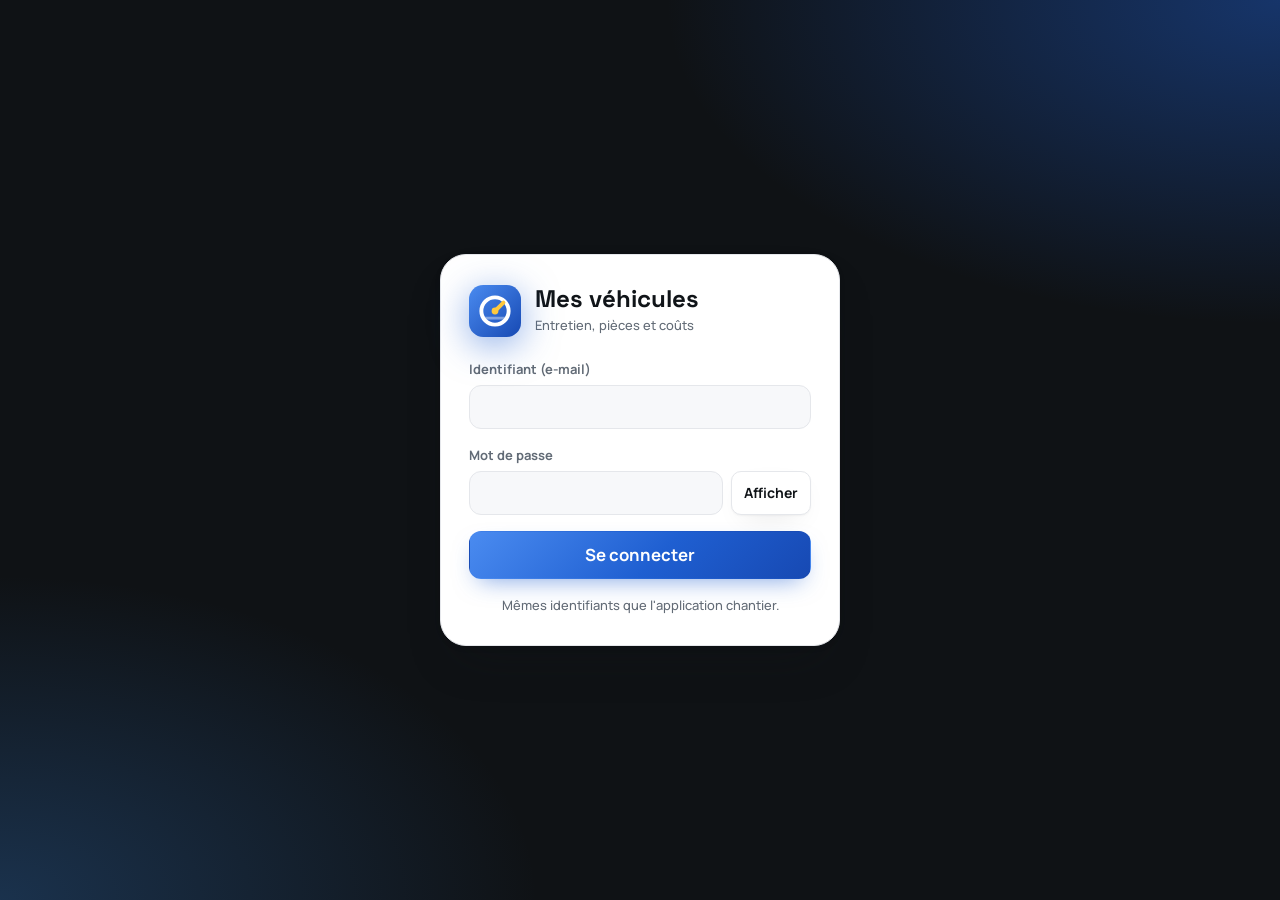
<file: index.html>
<!DOCTYPE html>
<html lang="fr">

<head>
    <meta charset="utf-8" />
    <meta name="viewport" content="width=device-width, initial-scale=1, viewport-fit=cover" />
    <title>Mes véhicules</title>
    <base href="/" />
    <script>
        // Sur GitHub Pages, l'application est servie depuis /<dépôt>/ : on adapte la base.
        if (location.hostname.endsWith('github.io')) {
            const depot = location.pathname.split('/')[1];
            if (depot) document.querySelector('base').href = '/' + depot + '/';
        }
    </script>
    <meta name="theme-color" content="#f3f4f6" media="(prefers-color-scheme: light)" />
    <meta name="theme-color" content="#0b0d10" media="(prefers-color-scheme: dark)" />
    <meta name="apple-mobile-web-app-capable" content="yes" />
    <meta name="mobile-web-app-capable" content="yes" />
    <meta name="apple-mobile-web-app-status-bar-style" content="black-translucent" />
    <meta name="apple-mobile-web-app-title" content="Véhicules" />
    <link href="_framework/dotnet.f1kpjdzh1w.js" rel="preload" as="script" fetchpriority="high" crossorigin="anonymous" integrity="sha256-s+hFRvj+rhF3XXOUzQBw3Py6S9g0EittDpc9RxXYmf0=" />
    <link rel="preconnect" href="https://fonts.googleapis.com" />
    <link rel="preconnect" href="https://fonts.gstatic.com" crossorigin />
    <link rel="stylesheet" href="https://fonts.googleapis.com/css2?family=Manrope:wght@400;500;600;700;800&family=Space+Grotesk:wght@500;600;700&display=swap" />
    <link rel="stylesheet" href="css/app.css" />
    <link href="manifest.webmanifest" rel="manifest" />
    <link rel="icon" type="image/svg+xml" href="icone.svg" />
    <link rel="apple-touch-icon" sizes="180x180" href="icone-180.png" />
    <script type="importmap">{
  "imports": {
    "./_framework/blazor.webassembly.js": "./_framework/blazor.webassembly.w3qd1tpl0e.js",
    "./_framework/dotnet.js": "./_framework/dotnet.f1kpjdzh1w.js",
    "./_framework/dotnet.native.js": "./_framework/dotnet.native.6ilbvndvcf.js",
    "./_framework/dotnet.runtime.js": "./_framework/dotnet.runtime.v2rwe8u38b.js"
  },
  "scopes": {},
  "integrity": {
    "./_framework/blazor.webassembly.js": "sha256-lDXsDYFgm62F+YUvxES7IOTCXYpiHpU3uR45YdC6mq4=",
    "./_framework/blazor.webassembly.w3qd1tpl0e.js": "sha256-lDXsDYFgm62F+YUvxES7IOTCXYpiHpU3uR45YdC6mq4=",
    "./_framework/dotnet.f1kpjdzh1w.js": "sha256-s+hFRvj+rhF3XXOUzQBw3Py6S9g0EittDpc9RxXYmf0=",
    "./_framework/dotnet.js": "sha256-s+hFRvj+rhF3XXOUzQBw3Py6S9g0EittDpc9RxXYmf0=",
    "./_framework/dotnet.native.6ilbvndvcf.js": "sha256-YvNi2Q+yHnXi8iT7ROza0OEWWv2tCpuTI2Ggaeura3U=",
    "./_framework/dotnet.native.js": "sha256-YvNi2Q+yHnXi8iT7ROza0OEWWv2tCpuTI2Ggaeura3U=",
    "./_framework/dotnet.runtime.js": "sha256-6SBqDbLLy460Bxd7wMZoiO97hZfLTuF+HRhWT3elS7U=",
    "./_framework/dotnet.runtime.v2rwe8u38b.js": "sha256-6SBqDbLLy460Bxd7wMZoiO97hZfLTuF+HRhWT3elS7U="
  }
}</script>
</head>

<body>
    <svg width="0" height="0" style="position:absolute" aria-hidden="true">
        <defs>
            <linearGradient id="g-logo" x1="0" y1="0" x2="1" y2="1">
                <stop offset="0" stop-color="#4a8bf0" />
                <stop offset="1" stop-color="#1749b3" />
            </linearGradient>
        </defs>
        <symbol id="i-logo" viewBox="0 0 40 40">
            <rect width="40" height="40" rx="11" fill="url(#g-logo)" />
            <circle cx="20" cy="20" r="10.5" fill="none" stroke="#fff" stroke-width="3" />
            <circle cx="20" cy="20" r="2.6" fill="#ffc83d" />
            <path d="M20 20 26.5 13.5" stroke="#ffc83d" stroke-width="3" stroke-linecap="round" />
            <path d="M11 25.5h18" stroke="#fff" stroke-width="2" stroke-linecap="round" opacity=".4" />
        </symbol>
        <symbol id="i-bilan" viewBox="0 0 24 24" fill="none" stroke="currentColor" stroke-width="2" stroke-linecap="round" stroke-linejoin="round"><path d="M4 17a8 8 0 1 1 16 0" /><path d="m12 17 4-5" /><path d="M4 21h16" /></symbol>
        <symbol id="i-historique" viewBox="0 0 24 24" fill="none" stroke="currentColor" stroke-width="2" stroke-linecap="round" stroke-linejoin="round"><path d="M3 12a9 9 0 1 0 3-6.7L3 8" /><path d="M3 3v5h5" /><path d="M12 7v5l3 2" /></symbol>
        <symbol id="i-pieces" viewBox="0 0 24 24" fill="none" stroke="currentColor" stroke-width="2" stroke-linecap="round" stroke-linejoin="round"><path d="M14.7 6.3a4 4 0 0 0-5.4 5.2L3.6 17.2a1.6 1.6 0 0 0 2.3 2.3l5.7-5.7a4 4 0 0 0 5.2-5.4l-2.5 2.5-2.3-.6-.6-2.3z" /></symbol>
        <symbol id="i-couts" viewBox="0 0 24 24" fill="none" stroke="currentColor" stroke-width="2" stroke-linecap="round" stroke-linejoin="round"><path d="M4 20V10" /><path d="M10 20V4" /><path d="M16 20v-7" /><path d="M22 20H2" /></symbol>
        <symbol id="i-ct" viewBox="0 0 24 24" fill="none" stroke="currentColor" stroke-width="2" stroke-linecap="round" stroke-linejoin="round"><rect x="5" y="4" width="14" height="17" rx="2" /><path d="M9 4V3h6v1" /><path d="m9 13 2 2 4-4" /></symbol>
        <symbol id="i-pneu" viewBox="0 0 24 24" fill="none" stroke="currentColor" stroke-width="2" stroke-linecap="round" stroke-linejoin="round"><circle cx="12" cy="12" r="9" /><circle cx="12" cy="12" r="4" /><path d="M12 3v5M12 16v5M3 12h5M16 12h5" /></symbol>
        <symbol id="i-reglages" viewBox="0 0 24 24" fill="none" stroke="currentColor" stroke-width="2" stroke-linecap="round" stroke-linejoin="round"><path d="M4 6h10M18 6h2M4 12h4M12 12h8M4 18h12M20 18h0" /><circle cx="16" cy="6" r="2" /><circle cx="10" cy="12" r="2" /><circle cx="18" cy="18" r="2" /></symbol>
        <symbol id="i-3d" viewBox="0 0 24 24" fill="none" stroke="currentColor" stroke-width="2" stroke-linecap="round" stroke-linejoin="round"><path d="M12 3 4 7.5v9L12 21l8-4.5v-9z" /><path d="M4 7.5 12 12l8-4.5" /><path d="M12 12v9" /></symbol>
        <symbol id="i-diag" viewBox="0 0 24 24" fill="none" stroke="currentColor" stroke-width="2" stroke-linecap="round" stroke-linejoin="round"><path d="M3 12h4l2-5 4 10 2-5h6" /></symbol>
        <symbol id="i-photo" viewBox="0 0 24 24" fill="none" stroke="currentColor" stroke-width="2" stroke-linecap="round" stroke-linejoin="round"><path d="M4 8h3l2-3h6l2 3h3a1 1 0 0 1 1 1v10a1 1 0 0 1-1 1H4a1 1 0 0 1-1-1V9a1 1 0 0 1 1-1z" /><circle cx="12" cy="13.5" r="3.5" /></symbol>
        <symbol id="i-micro" viewBox="0 0 24 24" fill="none" stroke="currentColor" stroke-width="2" stroke-linecap="round" stroke-linejoin="round"><rect x="9" y="3" width="6" height="11" rx="3" /><path d="M5 11a7 7 0 0 0 14 0M12 18v3" /></symbol>
        <symbol id="i-plus" viewBox="0 0 24 24" fill="none" stroke="currentColor" stroke-width="2" stroke-linecap="round"><circle cx="5" cy="12" r="1.5" /><circle cx="12" cy="12" r="1.5" /><circle cx="19" cy="12" r="1.5" /></symbol>
        <symbol id="i-ajout" viewBox="0 0 24 24" fill="none" stroke="currentColor" stroke-width="2.4" stroke-linecap="round"><path d="M12 5v14M5 12h14" /></symbol>
        <symbol id="i-compteur" viewBox="0 0 24 24" fill="none" stroke="currentColor" stroke-width="2" stroke-linecap="round" stroke-linejoin="round"><circle cx="12" cy="12" r="9" /><path d="m12 12 4-3" /><path d="M7 16h10" /></symbol>
        <symbol id="i-alerte" viewBox="0 0 24 24" fill="none" stroke="currentColor" stroke-width="2" stroke-linecap="round" stroke-linejoin="round"><path d="M10.3 3.9 1.8 18a2 2 0 0 0 1.7 3h17a2 2 0 0 0 1.7-3L13.7 3.9a2 2 0 0 0-3.4 0z" /><path d="M12 9v4M12 17h0" /></symbol>
        <symbol id="i-document" viewBox="0 0 24 24" fill="none" stroke="currentColor" stroke-width="2" stroke-linecap="round" stroke-linejoin="round"><path d="M14 3H7a2 2 0 0 0-2 2v14a2 2 0 0 0 2 2h10a2 2 0 0 0 2-2V8z" /><path d="M14 3v5h5" /></symbol>
        <!-- Silhouettes de profil, dessinées pour l'application. -->
        <symbol id="s-van" viewBox="0 0 320 130">
            <!-- Profil du T4 Multivan long nez, à l'échelle de la photo de profil (66,8 px pour 1 m). -->
            <path d="M0 104V6Q0 0 7 0H224Q230 0 233 6L270 41Q272 43 276 44L311 54Q320 57 320 66V102Q320 108 314 108H295A28 28 0 0 0 239 108H92A28 28 0 0 0 35 108H6Q0 108 0 104Z" fill="currentColor" />
            <path d="M250.5 44.5H193.7V8H231.8ZM179.7 8H138.3V44.5H179.7ZM135.6 8H96.2V44.5H135.6ZM89 8H17.4V44.5H89Z" fill="#0c0e11" opacity=".62" />
            <path d="M233 6 270 41" stroke="#0c0e11" stroke-width="3" opacity=".5" />
            <path d="M193.7 8V104M93.5 8V104M93.5 102H193.7" stroke="#0c0e11" stroke-width="1.2" opacity=".35" fill="none" />
            <path d="M0 74H320M296 80H320M0 85H30" stroke="#fff" stroke-width="1.6" opacity=".22" />
            <rect x="228" y="36" width="8" height="12" rx="2" fill="currentColor" stroke="#0c0e11" stroke-opacity=".3" />
            <rect x="174" y="50" width="7" height="4" rx="1" fill="#0c0e11" opacity=".6" />
            <rect x="314.5" y="62" width="5.5" height="11" rx="1.5" fill="#f3f6fa" />
            <rect x="315.5" y="96" width="4.5" height="5" rx="1" fill="#ffc83d" />
            <rect x="0" y="74" width="3.5" height="13" rx="1" fill="#d9362b" />
            <text x="48" y="58" font-size="7" font-style="italic" font-weight="700" fill="#fff" opacity=".45" font-family="sans-serif">ATLANTIS</text>
            <circle cx="63.5" cy="108" r="22" fill="#0c0e11" /><circle cx="63.5" cy="108" r="13" fill="#c9ced4" /><circle cx="63.5" cy="108" r="3" fill="#0c0e11" />
            <circle cx="267" cy="108" r="22" fill="#0c0e11" /><circle cx="267" cy="108" r="13" fill="#c9ced4" /><circle cx="267" cy="108" r="3" fill="#0c0e11" />
        </symbol>
        <symbol id="s-citadine" viewBox="0 0 320 130">
            <path d="M40 100V78c0-10 6-17 15-20l30-8 32-26c8-6 17-9 27-9h66c14 0 24 5 32 15l22 28c18 3 28 10 28 24v18c0 4-3 6-7 6h-16a26 26 0 0 0-52 0h-118a26 26 0 0 0-52 0H46c-4 0-6-3-6-6z" fill="currentColor" opacity=".9" />
            <path d="M126 32c6-5 12-7 20-7h26v32h-74zM180 25h22c10 0 17 4 22 11l15 21h-59z" fill="#fff" opacity=".28" />
            <circle cx="95" cy="106" r="20" fill="#14171a" /><circle cx="95" cy="106" r="8" fill="#c9ced4" />
            <circle cx="249" cy="106" r="20" fill="#14171a" /><circle cx="249" cy="106" r="8" fill="#c9ced4" />
        </symbol>
    </svg>

    <div id="app">
        <div class="ecran-chargement">
            <svg aria-hidden="true"><use href="#i-logo" /></svg>
            <p>Mes véhicules</p>
        </div>
    </div>

    <div id="blazor-error-ui">
        Une erreur est survenue.
        <a href="." class="reload">Recharger</a>
        <span class="dismiss">✕</span>
    </div>

    <script>
        // Télécharge un texte comme fichier (sauvegarde JSON).
        window.telecharger = (nom, texte) => {
            const url = URL.createObjectURL(new Blob([texte], { type: 'application/json' }));
            const a = Object.assign(document.createElement('a'), { href: url, download: nom });
            document.body.appendChild(a);
            a.click();
            a.remove();
            URL.revokeObjectURL(url);
        };
    </script>
    <script src="_framework/blazor.webassembly.w3qd1tpl0e.js"></script>
    <script>
        // Mise à jour automatique : dès qu'une nouvelle version est publiée, elle s'installe et la page se recharge une fois.
        (function () {
            if (!('serviceWorker' in navigator)) return;
            const avaitUnControleur = !!navigator.serviceWorker.controller;
            let recharge = false;
            navigator.serviceWorker.addEventListener('controllerchange', () => {
                if (!avaitUnControleur || recharge) return;
                recharge = true;
                location.reload();
            });
            navigator.serviceWorker.register('service-worker.js', { updateViaCache: 'none' }).then(reg => {
                const verifier = () => reg.update().catch(() => { });
                document.addEventListener('visibilitychange', () => { if (document.visibilityState === 'visible') verifier(); });
                setInterval(verifier, 30 * 60 * 1000);
            });
        })();
    </script>
</body>

</html>
</file>
<file: css/app.css>
/* ==========================================================================
   Mes véhicules : style moderne.
   - Fond clair et cartes blanches arrondies ; en sombre, graphite profond.
   - Barre latérale graphite, bleu Atlantis du T4 pour l'action, ambre (antibrouillards) en touche secondaire.
   - Chaque véhicule porte sa couleur (--accent) : carte, frise, puces.
   - Vert, orange, rouge réservés aux états : OK, bientôt, dépassé.
   ========================================================================== */

:root {
  --fond: #f3f4f6;
  --surface: #ffffff;
  --surface-2: #f7f8fa;
  --surface-3: #eef0f3;
  --encre: #101418;
  --doux: #626b76;
  --tres-doux: #9aa2ad;
  --trait: #e5e7eb;
  --ombre: 0 1px 2px rgb(16 20 24 / .04), 0 10px 30px -14px rgb(16 20 24 / .16);
  --ombre-forte: 0 2px 6px rgb(16 20 24 / .06), 0 24px 48px -20px rgb(16 20 24 / .35);

  --graphite: #0f1215;
  --graphite-2: #1a1e23;
  --graphite-3: #262b31;
  --sur-graphite: #e8ebef;
  --sur-graphite-doux: #8b949e;

  --ambre: #ffb020;
  --ambre-2: #f08c00;
  --sur-ambre: #14171a;
  --degrade-ambre: linear-gradient(135deg, #ffc83d, #f08c00);
  /* Bleu Atlantis, relevé sur les photos du T4. */
  --atlantis: #1f5fd1;
  --atlantis-clair: #4a8bf0;
  --atlantis-fonce: #123f99;
  --degrade-principal: linear-gradient(135deg, #4a8bf0, #1f5fd1 55%, #1749b3);
  --sur-principal: #ffffff;

  --lien: #2563eb;
  --ok: #16a34a;
  --ok-doux: #dcfce7;
  --att: #d97706;
  --att-doux: #fef3c7;
  --mal: #dc2626;
  --mal-doux: #fee2e2;

  --c-entretien: #3b82f6;
  --c-reparation: #f97316;
  --c-ct: #8b5cf6;
  --c-pneus: #64748b;
  --c-carrosserie: #14b8a6;
  --c-admin: #a1a1aa;
  --c-autre: #eab308;

  --titre: "Space Grotesk", "Segoe UI", system-ui, sans-serif;
  --texte: "Manrope", system-ui, -apple-system, "Segoe UI", Roboto, sans-serif;
  --r-s: 10px;
  --r: 18px;
  --r-l: 26px;
  color-scheme: light;
}

@media (prefers-color-scheme: dark) {
  :root {
    --fond: #0b0d10;
    --surface: #14171b;
    --surface-2: #191d22;
    --surface-3: #20252b;
    --encre: #eef1f4;
    --doux: #9aa4af;
    --tres-doux: #6b7580;
    --trait: rgb(255 255 255 / .07);
    --ombre: 0 1px 0 rgb(255 255 255 / .03) inset, 0 12px 30px -16px rgb(0 0 0 / .7);
    --ombre-forte: 0 24px 48px -20px rgb(0 0 0 / .8);
    --graphite: #08090b;
    --graphite-2: #121418;
    --graphite-3: #1c2025;
    --lien: #7aa7ff;
    --ok: #4ade80;
    --ok-doux: rgb(74 222 128 / .12);
    --att: #fbbf24;
    --att-doux: rgb(251 191 36 / .12);
    --mal: #f87171;
    --mal-doux: rgb(248 113 113 / .13);
    --c-admin: #71717a;
    color-scheme: dark;
  }
}

* { box-sizing: border-box; }
[hidden] { display: none !important; }
html { -webkit-text-size-adjust: 100%; }

body {
  margin: 0;
  font: 500 15.5px/1.55 var(--texte);
  color: var(--encre);
  background: var(--fond);
  -webkit-font-smoothing: antialiased;
}

a { color: var(--lien); text-decoration: none; font-weight: 600; }
a:hover { text-decoration: underline; }
h1, h2, h3 { margin: 0; font-family: var(--titre); text-wrap: balance; letter-spacing: -.01em; }
h1 { font-size: 2.1rem; line-height: 1.1; font-weight: 700; letter-spacing: -.025em; }
h2 { font-size: 1.15rem; font-weight: 600; display: flex; align-items: baseline; gap: 10px; }
h2 small { font-family: var(--texte); font-size: .9rem; font-weight: 600; color: var(--doux); }
h3 { font-size: 1.05rem; font-weight: 600; margin: 6px 0 2px; }
small { color: var(--doux); font-weight: 500; }
:focus-visible { outline: 2px solid var(--atlantis-clair); outline-offset: 2px; border-radius: 6px; }
::selection { background: color-mix(in srgb, var(--atlantis-clair) 35%, transparent); }
.nb, .chiffre-police { font-variant-numeric: tabular-nums; }

/* ---------- Chargement ---------- */

.ecran-chargement {
  min-height: 100vh; display: grid; place-content: center; justify-items: center; gap: 14px;
  background: var(--graphite); color: var(--sur-graphite); font: 600 1.1rem var(--titre);
}
.ecran-chargement svg { width: 64px; height: 64px; animation: pulse 1.4s ease-in-out infinite; }
.ecran-chargement p { margin: 0; opacity: .8; }
@keyframes pulse { 50% { transform: scale(.92); opacity: .7; } }

/* ---------- Structure ---------- */

.appli { display: grid; grid-template-columns: 248px minmax(0, 1fr); min-height: 100vh; }

.barre {
  position: sticky; top: 0; height: 100vh;
  display: flex; flex-direction: column; gap: 6px;
  padding: 18px 14px;
  background: var(--graphite); color: var(--sur-graphite);
}
.marque { display: flex; align-items: center; gap: 12px; padding: 6px 8px 22px; color: inherit; }
.marque:hover { text-decoration: none; }
.marque svg { width: 42px; height: 42px; flex: none; filter: drop-shadow(0 6px 14px rgb(31 95 209 / .45)); }
.marque strong { display: block; font: 700 1.2rem/1.1 var(--titre); letter-spacing: -.01em; }
.marque small { color: var(--sur-graphite-doux); font-size: 13px; }
.barre nav { display: flex; flex-direction: column; gap: 3px; }
.barre nav a {
  display: flex; align-items: center; gap: 12px;
  padding: 10px 12px; border-radius: 12px;
  color: var(--sur-graphite-doux); font-weight: 600;
  transition: background .15s, color .15s;
}
.barre nav a:hover { background: var(--graphite-2); color: var(--sur-graphite); text-decoration: none; }
.barre nav a svg { width: 21px; height: 21px; flex: none; }
.barre nav a.active { background: var(--degrade-principal); color: var(--sur-principal); box-shadow: 0 8px 20px -8px rgb(31 95 209 / .6); }
.barre nav a.mobile { display: none; }
.compte {
  margin-top: auto; padding: 12px; border-radius: 12px; background: var(--graphite-2);
  display: flex; gap: 10px; align-items: center; font-size: 13px; color: var(--sur-graphite-doux);
}
.compte::before { content: ""; width: 8px; height: 8px; border-radius: 50%; background: var(--ambre); flex: none; }

main {
  display: flex; flex-direction: column; gap: 28px;
  padding: 0 clamp(16px, 4vw, 48px) 56px;
  max-width: 1240px; width: 100%;
  animation: apparition .35s ease-out;
}
@keyframes apparition { from { opacity: 0; transform: translateY(6px); } }
.chargement { color: var(--doux); padding-top: 40px; }

/* ---------- En-tête de page ---------- */

.tete {
  position: sticky; top: 0; z-index: 5;
  display: flex; flex-direction: column; gap: 14px;
  margin: 0 calc(-1 * clamp(16px, 4vw, 48px));
  padding: 26px clamp(16px, 4vw, 48px) 14px;
  background: color-mix(in srgb, var(--fond) 82%, transparent);
  backdrop-filter: saturate(1.4) blur(14px);
  -webkit-backdrop-filter: saturate(1.4) blur(14px);
}
.tete-ligne { display: flex; align-items: center; gap: 12px; justify-content: space-between; flex-wrap: wrap; }
.actions { display: flex; gap: 8px; }
.puces { display: flex; gap: 6px; flex-wrap: wrap; }
.puce {
  --accent: var(--encre);
  display: inline-flex; align-items: center; gap: 8px;
  border: 1px solid var(--trait); background: var(--surface); color: var(--encre);
  border-radius: 999px; padding: 6px 14px; font: inherit; font-weight: 700; font-size: 14px; cursor: pointer;
  box-shadow: var(--ombre); transition: all .15s;
}
.puce::before { content: ""; width: 8px; height: 8px; border-radius: 50%; background: var(--accent); }
.puce:first-child::before { display: none; }
.puce.active { background: var(--encre); border-color: var(--encre); color: var(--surface); }

/* ---------- Boutons et formulaires ---------- */

.btn {
  display: inline-flex; align-items: center; justify-content: center; gap: 8px;
  min-height: 42px; padding: 9px 18px;
  border: 1px solid var(--trait); border-radius: 12px;
  background: var(--surface); color: var(--encre);
  font: inherit; font-weight: 700; cursor: pointer;
  box-shadow: var(--ombre); transition: transform .1s, box-shadow .15s, background .15s;
}
.btn:hover { text-decoration: none; box-shadow: var(--ombre-forte); }
.btn:active { transform: scale(.98); }
.btn svg { width: 18px; height: 18px; }
.btn.principal { background: var(--degrade-principal); border-color: transparent; color: var(--sur-principal); box-shadow: 0 10px 24px -10px rgb(31 95 209 / .6); }
.btn.danger { color: var(--mal); }
.btn.petit { min-height: 34px; padding: 5px 12px; font-size: 14px; border-radius: 10px; }

.formulaire { display: flex; flex-direction: column; gap: 16px; }
.formulaire > h2 { margin-bottom: 0; }
.champs { display: grid; grid-template-columns: repeat(auto-fit, minmax(190px, 1fr)); gap: 14px; }
.champs.quatre { grid-template-columns: repeat(4, minmax(0, 1fr)); }
label { display: flex; flex-direction: column; gap: 6px; font-size: 13px; font-weight: 700; color: var(--doux); }
label.case { flex-direction: row; align-items: center; gap: 10px; color: var(--encre); font-size: 15px; }
label.large { grid-column: 1 / -1; }
label.btn { flex-direction: row; color: var(--encre); font-size: 15.5px; }
input, select, textarea {
  font: inherit; font-weight: 600; color: var(--encre);
  background: var(--surface-2); border: 1px solid var(--trait); border-radius: 12px;
  padding: 9px 12px; min-height: 44px; width: 100%;
  transition: border-color .15s, box-shadow .15s, background .15s;
}
input:focus, select:focus, textarea:focus { outline: none; background: var(--surface); border-color: var(--atlantis-clair); box-shadow: 0 0 0 4px color-mix(in srgb, var(--atlantis-clair) 22%, transparent); }
input[type="checkbox"] { width: 20px; height: 20px; min-height: 0; accent-color: var(--atlantis); }
input[type="color"] { padding: 4px; }
.boutons { display: flex; gap: 10px; justify-content: flex-end; flex-wrap: wrap; }
.boutons.gauche { justify-content: flex-start; }
.erreur { color: var(--mal); margin: 0; font-weight: 700; }
.note, .intro { color: var(--doux); margin: 0; max-width: 72ch; }
.filtres { display: flex; gap: 10px; flex-wrap: wrap; }
.filtres input[type="search"] { flex: 1 1 280px; background: var(--surface); box-shadow: var(--ombre); }
.filtres select { flex: 0 1 220px; background: var(--surface); box-shadow: var(--ombre); }
.resume { margin: -12px 0 0; color: var(--doux); font-weight: 600; }

.lignes-saisie { display: flex; flex-direction: column; gap: 10px; }
.ligne-saisie {
  display: grid; grid-template-columns: 2fr 1fr 1fr 1.4fr .6fr .8fr .9fr auto auto; gap: 10px; align-items: end;
  padding: 12px; border: 1px solid var(--trait); border-radius: 14px; background: var(--surface-2);
}
.ligne-saisie label.large { grid-column: auto; }
.ligne-saisie.exclue { opacity: .55; }

/* ---------- Cartes ---------- */

.carte {
  background: var(--surface); border: 1px solid var(--trait); border-radius: var(--r);
  padding: 18px 20px; box-shadow: var(--ombre);
}
section { display: flex; flex-direction: column; gap: 12px; }
.vide { color: var(--doux); margin: 0; }
.section-tete { display: flex; align-items: baseline; justify-content: space-between; gap: 12px; }

/* ---------- Carte véhicule (bilan) ---------- */

.cartes-vehicules { display: grid; gap: 20px; }
.hero {
  --accent: #2f6db5;
  position: relative; isolation: isolate; overflow: hidden;
  border-radius: var(--r-l); padding: 26px 28px 22px;
  color: #f4f6f8;
  background:
    radial-gradient(120% 140% at 100% 0%, color-mix(in srgb, var(--accent) 75%, transparent) 0%, transparent 55%),
    radial-gradient(90% 90% at 0% 100%, color-mix(in srgb, var(--accent) 30%, transparent) 0%, transparent 60%),
    linear-gradient(160deg, #161a1f, #0c0e11);
  box-shadow: var(--ombre-forte);
  display: grid; grid-template-columns: minmax(0, 1fr) auto; gap: 18px 24px;
}
.hero::after {
  /* Fines lignes de vitesse en filigrane. */
  content: ""; position: absolute; inset: 0; z-index: -1; opacity: .07;
  background: repeating-linear-gradient(-12deg, #fff 0 1px, transparent 1px 22px);
  mask-image: linear-gradient(90deg, transparent 30%, #000);
}
.hero-tete { display: flex; flex-direction: column; gap: 4px; }
.sur-titre { margin: 0; font-size: 13px; font-weight: 700; letter-spacing: .08em; text-transform: uppercase; color: rgb(255 255 255 / .6); }
.hero-nom { font: 700 clamp(2.6rem, 6vw, 3.8rem)/.95 var(--titre); letter-spacing: -.04em; margin: 2px 0 4px; }
.hero-sous { margin: 0; color: rgb(255 255 255 / .7); font-weight: 600; }
.hero-droite { display: flex; flex-direction: column; align-items: flex-end; gap: 12px; }
.hero-silhouette {
  position: absolute; z-index: -1; right: 28px; top: 64px;
  width: min(380px, 42%); aspect-ratio: 320 / 130;
  color: color-mix(in srgb, var(--accent) 65%, #fff);
  opacity: .55; filter: drop-shadow(0 20px 30px rgb(0 0 0 / .5));
}

.plaque {
  display: inline-flex; align-items: stretch; overflow: hidden;
  font: 700 1.15rem/1 var(--titre); letter-spacing: .06em; white-space: nowrap;
  background: #fff; color: #111; border-radius: 7px; border: 2px solid #111;
  box-shadow: 0 6px 16px rgb(0 0 0 / .35);
}
.plaque::before, .plaque::after { content: ""; width: 16px; background: #1f4fb8; }
.plaque::before { content: "F"; display: grid; place-items: end center; padding-bottom: 3px; color: #fff; font-size: 10px; }
.plaque span { padding: 6px 10px; }

.compteur { grid-column: 1 / -1; display: flex; align-items: flex-end; gap: 14px; flex-wrap: wrap; margin-top: 26px; }
.compteur-chiffres { display: flex; gap: 3px; }
.compteur-chiffres b {
  display: grid; place-items: center; width: 1.25em; height: 1.6em;
  font: 700 clamp(1.5rem, 3.6vw, 2.2rem)/1 var(--titre);
  background: linear-gradient(#22272d, #121519); color: #fff; border-radius: 7px;
  box-shadow: inset 0 1px 0 rgb(255 255 255 / .08), 0 4px 10px rgb(0 0 0 / .35);
}
.compteur-chiffres b.sep { width: 4px; background: none; box-shadow: none; }
.compteur-libelle { display: flex; flex-direction: column; color: rgb(255 255 255 / .7); font-size: 13px; font-weight: 600; padding-bottom: 4px; }
.compteur-libelle strong { color: #fff; font-size: 15px; }

.hero-stats { grid-column: 1 / -1; display: grid; grid-template-columns: repeat(4, minmax(0, 1fr)); gap: 10px; }
.tuile {
  display: flex; flex-direction: column; gap: 2px; padding: 12px 14px; border-radius: 16px;
  background: rgb(255 255 255 / .07); border: 1px solid rgb(255 255 255 / .09);
  backdrop-filter: blur(10px); -webkit-backdrop-filter: blur(10px);
}
.tuile span { font-size: 12px; font-weight: 700; letter-spacing: .06em; text-transform: uppercase; color: rgb(255 255 255 / .6); }
.tuile strong { font: 700 1.4rem/1.2 var(--titre); color: #fff; letter-spacing: -.01em; white-space: nowrap; }
.tuile strong em { font-style: normal; font-size: .62em; font-weight: 600; color: rgb(255 255 255 / .65); margin-left: 3px; }
.tuile small { color: rgb(255 255 255 / .6); font-size: 12.5px; }

.garder {
  grid-column: 1 / -1; margin: 0; padding: 12px 16px; border-radius: 14px;
  display: flex; gap: 10px; align-items: center;
  background: rgb(255 255 255 / .08); color: rgb(255 255 255 / .9);
}
.garder::before { content: ""; width: 10px; height: 10px; border-radius: 50%; flex: none; background: var(--ok); box-shadow: 0 0 12px var(--ok); }
.garder.att::before { background: var(--att); box-shadow: 0 0 12px var(--att); }
.garder.mal::before { background: var(--mal); box-shadow: 0 0 12px var(--mal); }

/* ---------- Échéances ---------- */

.echeances { list-style: none; margin: 0; padding: 0; display: grid; grid-template-columns: repeat(auto-fill, minmax(300px, 1fr)); gap: 12px; }
.echeance {
  display: grid; grid-template-columns: auto minmax(0, 1fr); gap: 4px 14px; align-items: start;
  padding: 16px; background: var(--surface); border: 1px solid var(--trait); border-radius: var(--r); box-shadow: var(--ombre);
}
.ech-icone {
  grid-row: span 3; width: 42px; height: 42px; border-radius: 12px; display: grid; place-items: center;
  background: var(--surface-3); color: var(--doux);
}
.ech-icone svg { width: 22px; height: 22px; }
.echeance.ok .ech-icone { background: var(--ok-doux); color: var(--ok); }
.echeance.att .ech-icone { background: var(--att-doux); color: var(--att); }
.echeance.mal .ech-icone { background: var(--mal-doux); color: var(--mal); }
.ech-haut { display: flex; justify-content: space-between; align-items: flex-start; gap: 10px; }
.ech-haut strong { line-height: 1.3; }
.ech-bas { display: flex; justify-content: space-between; gap: 10px; font-size: 13px; color: var(--doux); font-weight: 600; flex-wrap: wrap; }

.jauge-vie { height: 8px; border-radius: 99px; background: var(--surface-3); overflow: hidden; margin: 6px 0 2px; }
.jauge-vie i { display: block; height: 100%; border-radius: 99px; background: var(--ok); transition: width .6s cubic-bezier(.2, .8, .2, 1); }
.att .jauge-vie i { background: var(--att); }
.mal .jauge-vie i { background: var(--mal); }

.pastille {
  display: inline-flex; align-items: center; gap: 6px; padding: 3px 10px; border-radius: 999px;
  font-size: 12.5px; font-weight: 800; white-space: nowrap;
  background: var(--surface-3); color: var(--doux);
}
.pastille::before { content: ""; width: 6px; height: 6px; border-radius: 50%; background: currentColor; }
.pastille.ok { background: var(--ok-doux); color: var(--ok); }
.pastille.att { background: var(--att-doux); color: var(--att); }
.pastille.mal { background: var(--mal-doux); color: var(--mal); }

.defauts { background: var(--surface); border: 1px solid var(--trait); border-radius: var(--r); padding: 14px 18px; box-shadow: var(--ombre); }
.defauts summary { font-weight: 700; display: flex; align-items: center; gap: 10px; }
.defauts summary svg { width: 20px; height: 20px; color: var(--att); }
.defauts .liste { margin: 12px 0; }

/* ---------- Listes ---------- */

.liste { list-style: none; margin: 0; padding: 0; display: flex; flex-direction: column; gap: 8px; }
.liste > li {
  display: flex; justify-content: space-between; align-items: center; gap: 14px;
  padding: 12px 16px; background: var(--surface); border: 1px solid var(--trait); border-radius: 14px;
}
.liste > li.mal { box-shadow: inset 4px 0 0 var(--mal); }
.liste > li.att { box-shadow: inset 4px 0 0 var(--att); }
.liste > li.ok { box-shadow: inset 4px 0 0 var(--ok); }
.droite { display: flex; flex-direction: column; align-items: flex-end; gap: 2px; text-align: right; white-space: nowrap; }
.dernieres li { box-shadow: var(--ombre); }
.dernieres .type { margin-bottom: 4px; }

/* ---------- Historique ---------- */

.annee > h2 { font-size: 1.6rem; }
.frise { list-style: none; margin: 0; padding: 0 0 0 26px; position: relative; display: flex; flex-direction: column; gap: 12px; }
.frise::before { content: ""; position: absolute; left: 8px; top: 8px; bottom: 8px; width: 2px; background: linear-gradient(var(--trait), transparent); }
.frise > li { position: relative; }
.frise > li::before {
  content: ""; position: absolute; left: -24px; top: 24px;
  width: 14px; height: 14px; border-radius: 50%;
  background: var(--accent); box-shadow: 0 0 0 4px var(--fond), 0 0 0 6px color-mix(in srgb, var(--accent) 30%, transparent);
}
.intervention { transition: box-shadow .2s; }
.intervention[open] { box-shadow: var(--ombre-forte); }
.intervention summary { display: flex; justify-content: space-between; align-items: flex-start; gap: 14px; cursor: pointer; list-style: none; }
.intervention summary::-webkit-details-marker { display: none; }
.int-titre { display: flex; flex-direction: column; gap: 4px; }
.int-titre strong { font-size: 1.05rem; line-height: 1.3; }
.montant { font: 700 1.35rem/1.2 var(--titre); white-space: nowrap; letter-spacing: -.01em; }
.type {
  align-self: flex-start; display: inline-flex; align-items: center; gap: 6px;
  font-size: 11.5px; font-weight: 800; text-transform: uppercase; letter-spacing: .06em;
  padding: 3px 9px; border-radius: 999px;
  color: var(--c, var(--c-autre)); background: color-mix(in srgb, var(--c, var(--c-autre)) 14%, transparent);
}
.type::before { content: ""; width: 6px; height: 6px; border-radius: 50%; background: currentColor; }
.t-entretien { --c: var(--c-entretien); }
.t-reparation { --c: var(--c-reparation); }
.t-controletechnique { --c: var(--c-ct); }
.t-pneus { --c: var(--c-pneus); }
.t-carrosserie { --c: var(--c-carrosserie); }
.t-administratif { --c: var(--c-admin); }
.t-autre { --c: var(--c-autre); }

table { width: 100%; border-collapse: collapse; font-size: 14.5px; }
th { text-align: left; font-size: 11.5px; text-transform: uppercase; letter-spacing: .07em; color: var(--tres-doux); font-weight: 800; }
th, td { padding: 9px 10px; border-bottom: 1px solid var(--trait); vertical-align: top; }
tbody tr:last-child td { border-bottom: 0; }
.nb { text-align: right; white-space: nowrap; }
.lignes { margin-top: 16px; }
.lignes small { display: block; }
.lignes .ref { font-family: ui-monospace, "Cascadia Mono", Consolas, monospace; font-size: 12px; }
.lignes .nature { font-size: 12px; }
.lignes tr.exclue td { opacity: .45; text-decoration: line-through; }
.lignes tfoot td { border-top: 1px solid var(--trait); border-bottom: 0; color: var(--doux); padding-top: 12px; }
.lignes tfoot strong { color: var(--encre); }
.notes { margin: 12px 0 0; padding: 10px 14px; background: var(--surface-2); border-radius: 12px; font-size: 14.5px; color: var(--doux); }
.pied { display: flex; gap: 12px; align-items: center; justify-content: flex-end; flex-wrap: wrap; margin-top: 12px; }
.pied small { margin-right: auto; display: inline-flex; gap: 6px; align-items: center; }
.pied small svg { width: 16px; height: 16px; }

.tableau { background: var(--surface); border: 1px solid var(--trait); border-radius: var(--r); overflow: hidden; box-shadow: var(--ombre); }
.tableau th { background: var(--surface-2); }
.tableau tbody tr:hover { background: var(--surface-2); }
.tableau.intervalles input { min-height: 36px; padding: 5px 10px; }

/* ---------- Pièces ---------- */

.vehicule-titre { font-size: 1.6rem; display: flex; align-items: center; gap: 10px; }
.vehicule-titre::before { content: ""; width: 12px; height: 12px; border-radius: 50%; background: var(--accent); }
.categorie { font-size: 12px; font-weight: 800; letter-spacing: .08em; text-transform: uppercase; color: var(--tres-doux); }
.grille-organes { display: grid; grid-template-columns: repeat(auto-fill, minmax(300px, 1fr)); gap: 14px; align-items: start; }
.organe { display: flex; flex-direction: column; gap: 10px; transition: box-shadow .2s, transform .2s; }
.organe:hover { box-shadow: var(--ombre-forte); }
.organe.ouvert { grid-column: 1 / -1; }
.organe-tete {
  display: flex; justify-content: space-between; align-items: center; gap: 10px;
  background: none; border: 0; padding: 0; font: inherit; color: inherit; text-align: left; cursor: pointer;
}
.organe-tete strong { font-size: 1.02rem; }
.faits { margin: 0; display: grid; gap: 6px; font-size: 14.5px; }
.faits div { display: flex; justify-content: space-between; gap: 14px; }
.faits dt { color: var(--doux); }
.faits dd { margin: 0; text-align: right; font-weight: 700; }
.changements { list-style: none; margin: 4px 0; padding: 0 0 0 18px; display: flex; flex-direction: column; gap: 12px; border-left: 2px solid var(--trait); }
.changements > li { position: relative; }
.changements > li::before { content: ""; position: absolute; left: -24px; top: 6px; width: 10px; height: 10px; border-radius: 50%; background: var(--ambre); }
.changements small { display: block; }
.changements ul { margin: 6px 0 0; padding-left: 18px; font-size: 14px; color: var(--doux); }

/* ---------- Coûts ---------- */

.stats { display: grid; grid-template-columns: repeat(4, minmax(0, 1fr)); gap: 14px; }
.stat { display: flex; flex-direction: column; gap: 4px; }
.stat span { font-size: 12px; font-weight: 800; letter-spacing: .07em; text-transform: uppercase; color: var(--tres-doux); }
.stat strong { font: 700 1.75rem/1.15 var(--titre); letter-spacing: -.02em; }
.stat small { font-size: 13px; }
.stat.mise-en-avant { background: var(--degrade-principal); color: var(--sur-principal); border-color: transparent; }
.stat.mise-en-avant span, .stat.mise-en-avant small { color: rgb(255 255 255 / .78); }

.legende { display: flex; gap: 16px; flex-wrap: wrap; font-size: 13.5px; color: var(--doux); font-weight: 600; }
.legende i { display: inline-block; width: 10px; height: 10px; border-radius: 3px; margin-right: 6px; background: var(--c); }
.graphique { padding: 22px 22px 14px; }
.barres { position: relative; display: flex; align-items: flex-end; gap: 14px; height: 260px; padding-top: 24px; }
.barres::before {
  content: ""; position: absolute; inset: 24px 0 34px; pointer-events: none;
  background: repeating-linear-gradient(to top, var(--trait) 0 1px, transparent 1px 25%);
}
.barre-annee { position: relative; flex: 1; max-width: 96px; height: 100%; display: flex; flex-direction: column; justify-content: flex-end; align-items: center; gap: 6px; margin-inline: auto; }
.barre-annee .valeur { font: 700 13px var(--titre); white-space: nowrap; }
.pile { width: 70%; min-height: 3px; display: flex; flex-direction: column-reverse; border-radius: 10px 10px 4px 4px; overflow: hidden; animation: pousse .7s cubic-bezier(.2, .8, .2, 1); transform-origin: bottom; }
@keyframes pousse { from { transform: scaleY(0); } }
.pile i { display: block; min-height: 3px; background: var(--c); }
.pile i + i { border-bottom: 2px solid var(--surface); }
.barre-annee .an { font-weight: 800; height: 28px; padding-top: 4px; color: var(--doux); }
.classement { list-style: none; margin: 0; padding: 0; display: flex; flex-direction: column; gap: 12px; }
.classement li { display: grid; grid-template-columns: minmax(150px, 1.3fr) 2fr 90px; gap: 14px; align-items: center; }
.classement strong { text-align: right; font-family: var(--titre); }
.jauge { height: 10px; background: var(--surface-3); border-radius: 99px; overflow: hidden; }
.jauge i { display: block; height: 100%; background: linear-gradient(90deg, var(--atlantis-clair), var(--atlantis)); border-radius: 99px; animation: remplit .8s cubic-bezier(.2, .8, .2, 1); transform-origin: left; }
@keyframes remplit { from { transform: scaleX(0); } }

/* ---------- Contrôles techniques ---------- */

.ct { display: flex; flex-direction: column; gap: 14px; position: relative; overflow: hidden; }
.ct::before { content: ""; position: absolute; inset: 0 0 auto; height: 4px; background: var(--ok); }
.ct.mal::before { background: var(--mal); }
.ct > header { display: flex; justify-content: space-between; gap: 14px; }
.ct > header strong { font: 700 1.15rem var(--titre); }
.ct > header small { display: block; }
.defaillances { list-style: none; margin: 0; padding: 0; display: flex; flex-direction: column; gap: 8px; }
.defaillances li { display: flex; justify-content: space-between; align-items: center; gap: 14px; padding: 10px 12px; background: var(--surface-2); border-radius: 12px; }
.defaillances li small { display: block; }
.defaillances li.fait > div { opacity: .55; }
.defaillances select { width: auto; flex: none; min-height: 38px; }
.code { font-family: ui-monospace, "Cascadia Mono", Consolas, monospace; font-size: 12px; color: var(--tres-doux); margin-right: 4px; }
.mesures { margin: 8px 0 0; padding-left: 20px; font-size: 14.5px; color: var(--doux); }
details > summary { cursor: pointer; }

/* ---------- Pneus ---------- */

.grille-pneus { display: grid; grid-template-columns: repeat(2, minmax(0, 240px)); gap: 14px; }
.pneu { display: flex; flex-direction: column; gap: 2px; }
.pneu .mm { font: 700 2.4rem/1.1 var(--titre); letter-spacing: -.03em; }
.pneu.ok .mm { color: var(--ok); }
.pneu.att .mm { color: var(--att); }
.pneu.mal .mm { color: var(--mal); }

/* ---------- Plus ---------- */

.menu-plus { display: grid; gap: 12px; }
.menu-plus a { display: flex; align-items: center; gap: 16px; color: var(--encre); }
.menu-plus a:hover { text-decoration: none; box-shadow: var(--ombre-forte); }
.menu-plus svg { width: 44px; height: 44px; padding: 10px; border-radius: 12px; background: var(--surface-3); color: var(--atlantis); flex: none; }
.menu-plus small { display: block; }

/* ---------- Illustrations et jauges ---------- */

.illu { width: 100%; height: 100%; color: var(--accent, var(--atlantis)); }
.illu .aplat { fill: color-mix(in srgb, var(--accent, var(--atlantis)) 18%, transparent); }
.anneau { width: 58px; height: 58px; flex: none; }
.anneau circle { fill: none; stroke-width: 6; }
.anneau .fond { stroke: var(--surface-3); }
.anneau .trace { stroke: var(--ok); stroke-linecap: round; transition: stroke-dasharray .8s cubic-bezier(.2, .8, .2, 1); }
.anneau.att .trace { stroke: var(--att); }
.anneau.mal .trace { stroke: var(--mal); }
.anneau text { font: 800 13px var(--titre); fill: var(--encre); }

/* ---------- Tableau de bord des pièces ---------- */

.filtres-categories { align-items: center; }
.filtres-categories .puce::before { display: none; }
.case.discret { margin-left: auto; font-size: 13.5px; color: var(--doux); }
.tableau-pieces { display: grid; grid-template-columns: repeat(auto-fill, minmax(240px, 1fr)); gap: 14px; }
.tuile-piece {
  --accent: var(--atlantis);
  position: relative; display: flex; flex-direction: column; gap: 6px; overflow: hidden;
  padding: 18px; border-radius: var(--r); color: var(--encre);
  background: var(--surface); border: 1px solid var(--trait); box-shadow: var(--ombre);
  transition: transform .18s cubic-bezier(.2, .8, .2, 1), box-shadow .18s;
}
.tuile-piece::after {
  content: ""; position: absolute; inset: auto -30% -60% auto; width: 180px; height: 180px; border-radius: 50%;
  background: radial-gradient(circle, color-mix(in srgb, var(--accent) 16%, transparent), transparent 70%);
  pointer-events: none;
}
.tuile-piece:hover { text-decoration: none; transform: translateY(-3px); box-shadow: var(--ombre-forte); }
.tuile-piece.att { border-color: color-mix(in srgb, var(--att) 45%, var(--trait)); }
.tuile-piece.mal { border-color: color-mix(in srgb, var(--mal) 55%, var(--trait)); }
.tp-haut { display: flex; justify-content: space-between; align-items: flex-start; margin-bottom: 6px; }
.tp-illu {
  width: 64px; height: 64px; padding: 8px; border-radius: 18px;
  background: color-mix(in srgb, var(--accent) 12%, var(--surface-2));
}
.tp-cat { font-size: 11.5px; font-weight: 800; letter-spacing: .07em; text-transform: uppercase; color: var(--tres-doux); }
.tp-nom { font: 700 1.08rem/1.25 var(--titre); }
.tp-chiffres { display: grid; grid-template-columns: 1fr 1fr; gap: 8px; margin: 6px 0 2px; }
.tp-chiffres b { display: block; font: 700 1.35rem/1.1 var(--titre); letter-spacing: -.02em; }
.tp-chiffres span { font-size: 12px; color: var(--doux); font-weight: 600; }
.tp-pied { margin-top: auto; font-size: 12.5px; }

.hero-piece {
  --accent: #2f6db5;
  display: grid; grid-template-columns: auto minmax(0, 1fr) auto; gap: 24px; align-items: center;
  padding: 26px 28px; border-radius: var(--r-l); color: #f4f6f8;
  background:
    radial-gradient(100% 140% at 100% 0%, color-mix(in srgb, var(--accent) 70%, transparent), transparent 60%),
    linear-gradient(160deg, #161a1f, #0c0e11);
  box-shadow: var(--ombre-forte);
}
.hero-piece .illu { color: #ffc83d; }
.hero-piece .illu .aplat { fill: rgb(255 200 61 / .18); }
.hp-illu { width: 120px; height: 120px; padding: 16px; border-radius: 28px; background: rgb(255 255 255 / .07); border: 1px solid rgb(255 255 255 / .1); }
.hp-nom { font: 700 clamp(1.8rem, 4vw, 2.6rem)/1.05 var(--titre); letter-spacing: -.03em; margin: 4px 0 10px; }
.hp-etat { display: flex; gap: 12px; align-items: center; flex-wrap: wrap; color: rgb(255 255 255 / .75); font-weight: 600; }
.hp-note { margin: 10px 0 0; color: rgb(255 255 255 / .65); font-size: 14px; }
.hero-piece .anneau { width: 96px; height: 96px; }
.hero-piece .anneau .fond { stroke: rgb(255 255 255 / .1); }
.hero-piece .anneau text { fill: #fff; }
.ch-tete { display: flex; justify-content: space-between; gap: 12px; }
.ch-tete small { display: block; }
.ch-lignes { list-style: none; margin: 12px 0; padding: 0; display: flex; flex-direction: column; gap: 4px; font-size: 14.5px; }
.ch-lignes li { display: flex; justify-content: space-between; gap: 12px; padding: 6px 0; border-bottom: 1px dashed var(--trait); }
.ch-lignes code { font-size: 12px; color: var(--tres-doux); margin-left: 6px; }

/* ---------- Photos ---------- */

.hero-photo {
  position: absolute; inset: 0; z-index: -2; width: 100%; height: 100%; object-fit: cover;
  animation: zoom-photo 18s ease-out both;
}
@keyframes zoom-photo { from { transform: scale(1.1); } }
.hero.avec-photo { min-height: 440px; }
.hero.avec-photo::before {
  /* Voile pour garder les chiffres lisibles sur la photo. */
  content: ""; position: absolute; inset: 0; z-index: -1;
  background:
    linear-gradient(180deg, rgb(8 12 20 / .55) 0%, rgb(8 12 20 / .05) 35%, rgb(8 12 20 / .2) 55%, rgb(8 12 20 / .9) 100%),
    linear-gradient(90deg, rgb(8 12 20 / .5), transparent 60%);
}
.hero.avec-photo::after { display: none; }
.hero.avec-photo .compteur { margin-top: auto; padding-top: 110px; }
.bouton-photos {
  display: inline-flex; align-items: center; gap: 8px; padding: 7px 12px; border-radius: 999px;
  background: rgb(255 255 255 / .12); border: 1px solid rgb(255 255 255 / .18); color: #fff;
  font-size: 13px; font-weight: 700; backdrop-filter: blur(10px); -webkit-backdrop-filter: blur(10px);
}
.bouton-photos:hover { text-decoration: none; background: rgb(255 255 255 / .2); }
.bouton-photos svg { width: 18px; height: 18px; }
.ajout-photos { display: flex; justify-content: space-between; align-items: center; gap: 16px; flex-wrap: wrap; }
.ajout-photos strong { font: 700 1.1rem var(--titre); }
.galerie { display: grid; grid-template-columns: repeat(auto-fill, minmax(280px, 1fr)); gap: 14px; }
.photo {
  margin: 0; overflow: hidden; border-radius: var(--r); background: var(--surface);
  border: 1px solid var(--trait); box-shadow: var(--ombre); display: flex; flex-direction: column;
}
.photo.couverture { border-color: var(--atlantis); box-shadow: 0 0 0 3px color-mix(in srgb, var(--atlantis) 20%, transparent), var(--ombre); }
.photo img, .photo-attente { width: 100%; aspect-ratio: 4 / 3; object-fit: cover; display: grid; place-items: center; color: var(--doux); background: var(--surface-3); }
.photo figcaption { display: flex; flex-direction: column; gap: 8px; padding: 12px; }
.cadrage { flex-direction: row; align-items: center; gap: 10px; }
.cadrage input { min-height: 0; padding: 0; background: none; border: 0; accent-color: var(--atlantis); }

/* ---------- Sous le capot ---------- */

.grille-capot { display: grid; grid-template-columns: repeat(auto-fill, minmax(300px, 1fr)); gap: 14px; }
.carte-capot {
  display: flex; flex-direction: column; gap: 10px; padding: 18px; border-radius: var(--r);
  background: var(--surface); border: 1px solid var(--trait); box-shadow: var(--ombre); color: var(--encre);
  transition: transform .18s, box-shadow .18s;
}
.carte-capot:hover { text-decoration: none; transform: translateY(-3px); box-shadow: var(--ombre-forte); }
.carte-capot.att { border-color: color-mix(in srgb, var(--att) 45%, var(--trait)); }
.carte-capot.mal { border-color: color-mix(in srgb, var(--mal) 55%, var(--trait)); }
.cc-tete { display: flex; gap: 12px; align-items: center; }
.cc-tete .tp-illu { flex: none; width: 52px; height: 52px; }
.cc-tete strong { display: block; font: 700 1.05rem/1.25 var(--titre); }
.cc-tete small { display: block; font-size: 12.5px; }
.cc-role { margin: 0; font-size: 14px; color: var(--doux); font-weight: 500; }
.cc-faits { margin: 0; display: grid; gap: 6px; font-size: 13.5px; }
.cc-faits div { display: flex; justify-content: space-between; gap: 12px; border-top: 1px dashed var(--trait); padding-top: 6px; }
.cc-faits dt { color: var(--doux); }
.cc-faits dd { margin: 0; text-align: right; font-weight: 700; }
.fiche-role { display: flex; flex-direction: column; gap: 12px; }
.fiche-role p { margin: 0; font-size: 1.02rem; }

/* ---------- Fiche d'identité ---------- */

.hero-droite { flex-wrap: wrap; justify-content: flex-end; }
.hero-fiche { min-height: 340px; }
.tuile strong em { font-style: normal; }
.vin { display: flex; flex-direction: column; gap: 18px; }
.vin-caracteres { display: flex; flex-wrap: wrap; gap: 8px; justify-content: center; }
.vin-segment { display: flex; gap: 3px; padding: 6px; border-radius: 12px; background: color-mix(in srgb, var(--c) 14%, transparent); transition: transform .15s, box-shadow .15s; cursor: default; }
.vin-segment b {
  display: grid; place-items: center; width: 1.45em; height: 1.9em; border-radius: 7px;
  font: 700 clamp(1.15rem, 3vw, 1.7rem)/1 ui-monospace, "Cascadia Mono", Consolas, monospace;
  background: var(--surface); color: var(--c); box-shadow: inset 0 0 0 1.5px color-mix(in srgb, var(--c) 45%, transparent);
}
.vin-segment.actif { transform: translateY(-3px); box-shadow: 0 8px 18px -8px var(--c); }
.seg-0 { --c: #2563eb; } .seg-1 { --c: #64748b; } .seg-2 { --c: #7c3aed; } .seg-3 { --c: #94a3b8; }
.seg-4 { --c: #ea580c; } .seg-5 { --c: #0d9488; } .seg-6 { --c: #db2777; }
.vin-legende { list-style: none; margin: 0; padding: 0; display: grid; grid-template-columns: repeat(auto-fill, minmax(230px, 1fr)); gap: 8px; }
.vin-legende li { display: flex; gap: 10px; align-items: flex-start; padding: 10px 12px; border-radius: 12px; border-left: 4px solid var(--c); background: var(--surface-2); transition: background .15s; }
.vin-legende li.actif { background: color-mix(in srgb, var(--c) 12%, var(--surface-2)); }
.vin-legende code { color: var(--c); font-weight: 800; }
.vin-pos { font: 800 12px var(--titre); color: var(--tres-doux); min-width: 34px; padding-top: 2px; }
.grille-fiche { display: grid; grid-template-columns: repeat(auto-fit, minmax(280px, 1fr)); gap: 14px; }
.fiche-bloc { margin: 0; display: grid; grid-template-columns: auto 1fr; gap: 8px 16px; align-content: start; }
.fiche-bloc dt { color: var(--doux); font-size: 13.5px; }
.fiche-bloc dd { margin: 0; font-weight: 700; }
.gabarit { grid-template-columns: 1fr; }
.gabarit svg { width: 100%; color: var(--atlantis); }
.gabarit .cote { stroke: var(--doux); stroke-width: 1.5; fill: none; }
.cotes { display: grid; grid-template-columns: 1fr 1fr; gap: 6px 14px; font-size: 14px; color: var(--doux); }
.cotes b { color: var(--encre); font-family: var(--titre); }
.pastille-couleur { display: inline-block; width: 14px; height: 14px; border-radius: 50%; margin-right: 8px; vertical-align: -2px; box-shadow: 0 0 0 2px var(--surface), 0 0 0 3px var(--trait); }
.grille-equipements { display: grid; grid-template-columns: repeat(auto-fill, minmax(280px, 1fr)); gap: 10px; margin-bottom: 8px; }
.equipement { display: flex; gap: 14px; align-items: flex-start; padding: 14px; border-radius: var(--r); background: var(--surface); border: 1px solid var(--trait); box-shadow: var(--ombre); }
.equipement .tp-illu { flex: none; width: 56px; height: 56px; }
.equipement small { display: block; margin-top: 2px; }
.provenance { display: inline-block; margin-top: 6px; padding: 2px 8px; border-radius: 999px; font-size: 11px; font-weight: 800; text-transform: uppercase; letter-spacing: .05em; background: var(--att-doux); color: var(--att); }
.provenance.origine { background: color-mix(in srgb, var(--atlantis) 12%, transparent); color: var(--atlantis); }

/* ---------- Diagnostic ---------- */

.recherche-panne { display: flex; flex-direction: column; gap: 14px; }
.recherche-panne .puce::before { display: none; }
.champ-voix { position: relative; }
.champ-voix textarea {
  min-height: 92px; padding: 16px 76px 16px 18px; font-size: 1.05rem; border-radius: 20px;
  background: var(--surface); box-shadow: var(--ombre); resize: vertical;
}
.micro {
  position: absolute; right: 14px; top: 50%; transform: translateY(-50%);
  width: 52px; height: 52px; border-radius: 50%; border: 0; cursor: pointer;
  display: grid; place-items: center; color: #fff;
  background: linear-gradient(135deg, var(--atlantis-clair), var(--atlantis));
  box-shadow: 0 10px 24px -8px color-mix(in srgb, var(--atlantis) 70%, transparent);
}
.micro svg { width: 24px; height: 24px; }
.micro.actif { background: linear-gradient(135deg, #ff6b5e, var(--mal)); animation: ecoute 1.2s ease-in-out infinite; }
@keyframes ecoute { 50% { box-shadow: 0 0 0 12px rgb(220 38 38 / .15); } }
.grille-pannes { display: grid; grid-template-columns: repeat(auto-fill, minmax(250px, 1fr)); gap: 12px; }
.carte-panne {
  display: flex; flex-direction: column; gap: 8px; text-align: left; cursor: pointer;
  padding: 18px; border-radius: var(--r); background: var(--surface); border: 1px solid var(--trait);
  box-shadow: var(--ombre); font: inherit; color: inherit; transition: transform .15s, box-shadow .15s;
}
.carte-panne:hover { transform: translateY(-2px); box-shadow: var(--ombre-forte); }
.carte-panne strong { font: 700 1.1rem/1.25 var(--titre); }
.cp-sys { font-size: 11.5px; font-weight: 800; letter-spacing: .07em; text-transform: uppercase; color: var(--atlantis); }
.hero-panne {
  display: flex; justify-content: space-between; align-items: flex-start; gap: 16px;
  padding: 24px 26px; border-radius: var(--r-l); color: #f4f6f8;
  background:
    radial-gradient(100% 140% at 100% 0%, color-mix(in srgb, var(--atlantis) 75%, transparent), transparent 60%),
    linear-gradient(160deg, #161a1f, #0c0e11);
  box-shadow: var(--ombre-forte);
}
.hero-panne .btn { background: rgb(255 255 255 / .1); color: #fff; border-color: rgb(255 255 255 / .15); box-shadow: none; flex: none; }
.questions { display: grid; grid-template-columns: repeat(auto-fill, minmax(320px, 1fr)); gap: 10px; }
.question { display: flex; justify-content: space-between; align-items: center; gap: 14px; padding: 14px 16px; font-weight: 600; }
.question.repondue { border-color: color-mix(in srgb, var(--atlantis) 40%, var(--trait)); }
.oui-non { display: flex; background: var(--surface-3); border-radius: 12px; padding: 3px; flex: none; }
.oui-non button { border: 0; background: none; padding: 7px 14px; border-radius: 9px; font: inherit; font-weight: 800; color: var(--doux); cursor: pointer; }
.oui-non button.actif { background: var(--atlantis); color: #fff; }
.causes { list-style: none; margin: 0; padding: 0; display: flex; flex-direction: column; gap: 10px; }
.cause { display: flex; flex-direction: column; gap: 10px; transition: opacity .2s; }
.cause.premiere { border-color: color-mix(in srgb, var(--atlantis) 50%, var(--trait)); box-shadow: 0 0 0 3px color-mix(in srgb, var(--atlantis) 14%, transparent), var(--ombre); }
.cause.ecartee { opacity: .5; }
.cause-tete { display: grid; grid-template-columns: auto minmax(0, 1fr); gap: 6px 14px; align-items: center; }
.cause-tete .jauge { display: block; margin-top: 8px; }
.cause-tete .jauge i { background: linear-gradient(90deg, var(--atlantis-clair), var(--atlantis)); }
.rang {
  width: 36px; height: 36px; border-radius: 12px; display: grid; place-items: center;
  font: 800 1rem var(--titre); background: var(--surface-3); color: var(--doux);
}
.cause.premiere .rang { background: var(--atlantis); color: #fff; }
.cause-badges { grid-column: 2; display: flex; gap: 6px; flex-wrap: wrap; }
.histo-cause { margin: 0; padding: 10px 14px; list-style: none; border-radius: 12px; background: color-mix(in srgb, var(--atlantis) 8%, var(--surface-2)); font-size: 14px; color: var(--doux); }
.verifs { margin: 0; padding-left: 22px; font-size: 14.5px; display: flex; flex-direction: column; gap: 4px; }
.liens-cause { display: flex; gap: 8px; flex-wrap: wrap; align-items: center; }
.sources-cause { display: flex; flex-direction: column; gap: 4px; padding: 10px 14px; border-radius: 12px; border-left: 3px solid var(--ambre); background: color-mix(in srgb, var(--ambre) 9%, var(--surface-2)); font-size: 14px; }
.sources-cause span { font-size: 11.5px; font-weight: 800; letter-spacing: .06em; text-transform: uppercase; color: var(--doux); }

/* ---------- Vue 3D ---------- */

.scene-3d {
  position: relative; overflow: hidden; isolation: isolate;
  height: calc(100dvh - 100px); margin-top: 22px; border-radius: var(--r-l);
  background:
    radial-gradient(70% 60% at 70% 20%, rgb(47 109 181 / .35), transparent 70%),
    radial-gradient(60% 50% at 10% 90%, rgb(240 140 0 / .14), transparent 70%),
    linear-gradient(180deg, #1a1f26, #0b0d10);
  box-shadow: var(--ombre-forte);
  color: #eef1f4;
}
.toile-3d { position: absolute; inset: 0; }
.toile-3d canvas { display: block; width: 100%; height: 100%; touch-action: none; cursor: grab; }
.barre-3d {
  position: absolute; top: 14px; left: 14px; right: 14px; z-index: 2;
  display: flex; justify-content: space-between; align-items: center; gap: 10px; flex-wrap: wrap; pointer-events: none;
}
.barre-3d > * { pointer-events: auto; }
.barre-3d { flex-direction: column; align-items: stretch; pointer-events: none; }
.ligne-3d { display: flex; gap: 8px; align-items: center; pointer-events: none; }
.ligne-3d > * { pointer-events: auto; }
.barre-3d .reglages-3d { flex-wrap: nowrap; overflow-x: auto; scrollbar-width: none; align-self: flex-start; max-width: 100%; }
.barre-3d .reglages-3d::-webkit-scrollbar { display: none; }
.reglages-3d > * { flex: none; }
.recherche-3d { position: relative; flex: 1 1 220px; max-width: 360px; margin-left: auto; }
.recherche-3d input {
  min-height: 38px; padding: 7px 14px; border-radius: 999px; font-size: 14px;
  background: rgb(15 18 21 / .7); color: #fff; border: 1px solid rgb(255 255 255 / .14);
  backdrop-filter: blur(14px); -webkit-backdrop-filter: blur(14px);
}
.recherche-3d input::placeholder { color: rgb(255 255 255 / .55); }
.resultats-3d {
  position: absolute; top: calc(100% + 6px); left: 0; right: 0; z-index: 5; list-style: none; margin: 0; padding: 6px;
  border-radius: 14px; background: rgb(15 18 21 / .92); border: 1px solid rgb(255 255 255 / .12);
  backdrop-filter: blur(18px); -webkit-backdrop-filter: blur(18px); box-shadow: 0 18px 40px -12px rgb(0 0 0 / .7);
}
.resultats-3d button {
  width: 100%; display: flex; flex-direction: column; align-items: flex-start; gap: 1px; padding: 8px 10px; border-radius: 10px;
  background: none; border: 0; color: #fff; font: inherit; font-size: 14px; font-weight: 700; text-align: left; cursor: pointer;
}
.resultats-3d button:hover { background: rgb(255 255 255 / .08); }
.resultats-3d small { color: rgb(255 255 255 / .55); font-weight: 600; }
.p3-poignee {
  display: flex; justify-content: space-between; align-items: center; gap: 10px; width: 100%;
  padding: 2px 2px 8px; margin-bottom: 2px; background: none; border: 0; border-bottom: 1px solid rgb(255 255 255 / .1);
  color: #fff; font: 700 1.05rem var(--titre); text-align: left; cursor: pointer;
}
.p3-poignee small { flex: none; font-family: var(--texte); font-size: 12.5px; color: #ffc83d; }
.panneau-3d.reduit { top: auto; bottom: 18px; overflow: hidden; }
.panneau-3d.reduit .p3-poignee { border-bottom: 0; padding-bottom: 2px; margin: 0; }
.fil, .reglages-3d {
  display: flex; align-items: center; gap: 8px; padding: 6px 10px; border-radius: 14px;
  background: rgb(15 18 21 / .6); border: 1px solid rgb(255 255 255 / .08);
  backdrop-filter: blur(14px); -webkit-backdrop-filter: blur(14px);
  font-size: 14px; font-weight: 700;
}
.fil span { color: rgb(255 255 255 / .45); }
.fil .actif { color: #ffc83d; }
.lien-3d { background: none; border: 0; padding: 2px 4px; font: inherit; color: rgb(255 255 255 / .75); cursor: pointer; }
.lien-3d.actif { color: #ffc83d; }
.reglages-3d label { flex-direction: row; align-items: center; gap: 8px; color: rgb(255 255 255 / .75); font-size: 13px; }
.reglages-3d input[type="range"] { width: 120px; min-height: 0; padding: 0; accent-color: #ffb020; background: none; border: 0; }
.puce-3d {
  border: 1px solid rgb(255 255 255 / .14); background: none; color: rgb(255 255 255 / .8);
  border-radius: 999px; padding: 5px 12px; font: inherit; font-size: 13px; cursor: pointer;
}
.puce-3d.active { background: var(--degrade-principal); color: var(--sur-principal); border-color: transparent; }
.vues-3d { display: inline-flex; gap: 4px; padding-right: 8px; margin-right: 2px; border-right: 1px solid rgb(255 255 255 / .12); }
.etat-3d, .aide-3d {
  position: absolute; left: 50%; transform: translateX(-50%); z-index: 2; margin: 0;
  padding: 8px 16px; border-radius: 999px; background: rgb(15 18 21 / .65); font-size: 13.5px; font-weight: 600;
  color: rgb(255 255 255 / .8); text-align: center; backdrop-filter: blur(10px);
}
.etat-3d { top: 50%; }
.aide-3d { bottom: 18px; max-width: calc(100% - 32px); }
.legende-3d {
  position: absolute; left: 14px; bottom: 18px; z-index: 2; display: flex; gap: 12px; flex-wrap: wrap;
  padding: 8px 12px; border-radius: 12px; background: rgb(15 18 21 / .65); font-size: 12.5px; font-weight: 700;
}
.legende-3d i, .point { display: inline-block; width: 10px; height: 10px; border-radius: 50%; margin-right: 6px; background: #6b7280; }
.legende-3d i.ok, .point.ok { background: #16a34a; }
.legende-3d i.att, .point.att { background: #f59e0b; }
.legende-3d i.mal, .point.mal { background: #dc2626; }
.etiquette-3d {
  position: absolute; z-index: 3; pointer-events: none; padding: 4px 10px; border-radius: 8px;
  background: rgb(255 255 255 / .92); color: #111; font-size: 12.5px; font-weight: 700; white-space: nowrap;
}
.panneau-3d {
  position: absolute; z-index: 2; top: 118px; right: 14px; bottom: 18px; width: 300px;
  display: flex; flex-direction: column; gap: 12px; padding: 16px; overflow-y: auto;
  border-radius: 20px; background: rgb(15 18 21 / .72); border: 1px solid rgb(255 255 255 / .1);
  backdrop-filter: blur(18px); -webkit-backdrop-filter: blur(18px);
  transition: transform .3s cubic-bezier(.2, .8, .2, 1), opacity .3s;
}
.panneau-3d.replie { transform: translateX(calc(100% + 30px)); opacity: 0; pointer-events: none; }
.panneau-3d .note, .panneau-3d small, .panneau-3d .tp-chiffres span { color: rgb(255 255 255 / .62); }
.panneau-3d .illu { color: #ffc83d; }
.panneau-3d .tp-illu { background: rgb(255 255 255 / .07); }
.p3-tete { display: flex; gap: 12px; align-items: center; }
.p3-tete strong, .p3-titre { display: block; font: 700 1.15rem/1.2 var(--titre); }
.p3-tete strong.p3-zone { font: 600 .95rem/1.2 var(--texte); color: rgb(255 255 255 / .8); }
.p3-role { margin: 0; font-size: 14px; line-height: 1.5; color: rgb(255 255 255 / .85); }
.p3-prix { display: grid; grid-template-columns: repeat(auto-fit, minmax(110px, 1fr)); gap: 8px; }
.p3-prix span { display: flex; flex-direction: column; padding: 8px 10px; border-radius: 10px; background: rgb(255 255 255 / .06); font-size: 13px; font-weight: 700; }
.p3-prix small { font-size: 10.5px; text-transform: uppercase; letter-spacing: .06em; }
.p3-liste { list-style: none; margin: 0; padding: 0; display: flex; flex-direction: column; gap: 4px; }
.p3-liste button {
  width: 100%; display: flex; align-items: center; gap: 4px; padding: 9px 10px; border-radius: 10px;
  background: none; border: 0; color: inherit; font: inherit; font-size: 14px; font-weight: 600; text-align: left; cursor: pointer;
}
.p3-liste button:hover { background: rgb(255 255 255 / .07); }
.p3-liste small { margin-left: auto; }
.panneau-3d .btn { background: rgb(255 255 255 / .08); color: #fff; border-color: rgb(255 255 255 / .12); box-shadow: none; }
.panneau-3d .btn.principal { background: var(--degrade-principal); color: var(--sur-principal); }

/* ---------- Connexion et bandeaux ---------- */

.connexion {
  min-height: 100vh; display: grid; place-items: center; padding: 24px;
  background:
    radial-gradient(80% 60% at 100% 0%, rgb(31 95 209 / .45), transparent 60%),
    radial-gradient(70% 60% at 0% 100%, rgb(47 109 181 / .35), transparent 60%),
    var(--graphite);
}
.carte-connexion {
  width: min(400px, 100%); display: flex; flex-direction: column; gap: 16px;
  padding: 30px 28px; border-radius: var(--r-l);
  background: var(--surface); border: 1px solid var(--trait); box-shadow: var(--ombre-forte);
}
.marque-connexion { display: flex; align-items: center; gap: 14px; margin-bottom: 6px; }
.marque-connexion svg { width: 52px; height: 52px; filter: drop-shadow(0 8px 18px rgb(31 95 209 / .5)); }
.marque-connexion strong { display: block; font: 700 1.5rem/1.1 var(--titre); }
.mdp { display: flex; gap: 8px; }
.mdp input { flex: 1; }
.carte-connexion .btn.principal { min-height: 48px; font-size: 1.05rem; }
.carte-connexion .note { text-align: center; }

.compte.partage::before { background: var(--ok); box-shadow: 0 0 10px var(--ok); }
.compte.hors-ligne::before { background: var(--att); }
.compte small { color: var(--sur-graphite-doux); font-size: 12px; word-break: break-all; }

.bandeau {
  margin: 16px 0 -10px; padding: 10px 16px; border-radius: 12px; font-weight: 700;
  display: flex; gap: 12px; align-items: center; justify-content: space-between;
}
.bandeau.att { background: var(--att-doux); color: var(--att); }
.bandeau.mal { background: var(--mal-doux); color: var(--mal); }
.lien { background: none; border: 0; padding: 0; font: inherit; font-weight: 700; color: inherit; text-decoration: underline; cursor: pointer; }

/* ---------- Erreur Blazor ---------- */

#blazor-error-ui {
  display: none; position: fixed; inset: auto 16px 16px; z-index: 1000;
  padding: 14px 20px; border-radius: 14px; background: var(--mal); color: #fff; font-weight: 700;
}
#blazor-error-ui a { color: #fff; text-decoration: underline; margin-left: 8px; }
#blazor-error-ui .dismiss { float: right; cursor: pointer; }

/* ---------- Écrans moyens ---------- */

@media (max-width: 1100px) {
  .panneau-3d { top: auto; left: 14px; right: 14px; bottom: 14px; width: auto; max-height: 42%; }
  .panneau-3d.replie { transform: translateY(calc(100% + 30px)); }
}

@media (max-width: 1000px) {
  .hero-stats, .stats { grid-template-columns: repeat(2, minmax(0, 1fr)); }
  .ligne-saisie { grid-template-columns: repeat(2, minmax(0, 1fr)); }
  .ligne-saisie label.large { grid-column: 1 / -1; }
}

/* ---------- Téléphone ---------- */

@media (max-width: 760px) {
  body { font-size: 15px; }
  .appli { display: block; }
  .barre {
    position: fixed; z-index: 20; height: auto;
    inset: auto 10px calc(10px + env(safe-area-inset-bottom)) 10px;
    padding: 6px; border-radius: 22px;
    background: color-mix(in srgb, var(--graphite) 88%, transparent);
    backdrop-filter: saturate(1.6) blur(18px); -webkit-backdrop-filter: saturate(1.6) blur(18px);
    box-shadow: 0 14px 40px -10px rgb(0 0 0 / .55);
  }
  .marque, .compte { display: none; }
  .barre nav { flex-direction: row; gap: 2px; }
  .barre nav a { flex: 1; flex-direction: column; gap: 3px; padding: 8px 2px 7px; font-size: 11.5px; border-radius: 16px; text-align: center; }
  .barre nav a svg { width: 22px; height: 22px; }
  .barre nav a.pc { display: none; }
  .barre nav a.mobile { display: flex; }
  main { padding: 0 16px calc(110px + env(safe-area-inset-bottom)); gap: 24px; }
  .tete { margin: 0 -16px; padding: calc(16px + env(safe-area-inset-top)) 16px 12px; }
  h1 { font-size: 1.8rem; }
  .puces { flex-wrap: nowrap; overflow-x: auto; scrollbar-width: none; margin: 0 -16px; padding: 2px 16px 6px; }

  .hero { padding: 22px 20px 18px; grid-template-columns: 1fr; border-radius: 22px; }
  .hero-droite { position: absolute; top: 20px; right: 18px; }
  .hero .sur-titre { padding-right: 130px; font-size: 11.5px; }
  .filtres select { flex: 1 1 140px; }
  .plaque { font-size: .95rem; }
  .hero-silhouette { width: 78%; right: -16%; top: 96px; opacity: .55; }
  .compteur { margin-top: 30px; }
  .hero-stats { gap: 8px; }
  .tuile { padding: 10px 12px; border-radius: 14px; }
  .tuile strong { font-size: 1.2rem; }
  .stats { gap: 10px; }
  .stat strong { font-size: 1.35rem; }
  .champs.quatre { grid-template-columns: repeat(2, minmax(0, 1fr)); }
  .echeances { grid-template-columns: 1fr; }

  /* Les tableaux deviennent des fiches. */
  .lignes thead, .tableau thead { display: none; }
  .lignes, .lignes tbody, .lignes tr, .lignes td,
  .tableau, .tableau tbody, .tableau tr, .tableau td { display: block; }
  .lignes tbody tr { display: grid; grid-template-columns: 1fr auto; gap: 2px 12px; padding: 10px 0; border-bottom: 1px solid var(--trait); }
  .lignes td { border: 0; padding: 0; }
  .lignes td[data-label="Désignation"] { grid-column: 1; }
  .lignes td[data-label="Pièce suivie"] { grid-column: 1; font-size: 13.5px; }
  .lignes td[data-label="Qté"] { display: none; }
  .lignes td[data-label="HT"] { grid-column: 2; grid-row: 1; font-weight: 700; }
  .lignes tfoot, .lignes tfoot tr, .lignes tfoot td { display: block; }
  .tableau tbody tr { display: grid; grid-template-columns: repeat(3, minmax(0, 1fr)); gap: 8px 12px; padding: 12px 14px; border-bottom: 1px solid var(--trait); }
  .tableau td { border: 0; padding: 0; text-align: left; }
  .tableau td:first-child { grid-column: 1 / -1; font-size: 1.1rem; }
  .tableau td[data-label]::before { content: attr(data-label); display: block; font-size: 10.5px; font-weight: 800; color: var(--tres-doux); text-transform: uppercase; letter-spacing: .06em; }
  .tableau.intervalles tbody tr { grid-template-columns: 1fr 1fr; }
  .classement li { grid-template-columns: 1fr auto; gap: 6px 12px; }
  .classement .jauge { grid-column: 1 / -1; grid-row: 2; }
  .barres { gap: 6px; height: 220px; }
  .barre-annee .valeur { font-size: 10.5px; }
  .pile { width: 86%; }
  .ct > header { flex-direction: column; }
  .scene-3d { height: calc(100dvh - 120px - env(safe-area-inset-bottom)); margin: calc(12px + env(safe-area-inset-top)) -16px 0; border-radius: 0; }
  .barre-3d { top: 10px; left: 10px; right: 10px; }
  .ligne-3d { flex-wrap: wrap; }
  .recherche-3d { flex-basis: 100%; max-width: none; margin-left: 0; order: -1; }
  .panneau-3d.reduit { bottom: 10px; }
  .reglages-3d { flex-wrap: wrap; font-size: 12px; }
  .reglages-3d input[type="range"] { width: 90px; }
  .panneau-3d { top: auto; left: 10px; right: 10px; bottom: 10px; width: auto; max-height: 33%; gap: 8px; padding: 12px; }
  /* Sur téléphone, la liste des pièces passe en pastilles compactes pour laisser voir le camion. */
  .p3-aide { display: none; }
  .fil { flex-wrap: nowrap; min-width: 0; max-width: 100%; }
  .fil > * { flex: 0 1 auto; min-width: 0; white-space: nowrap; overflow: hidden; text-overflow: ellipsis; }
  .fil > span:not(.actif) { flex: none; }
  .p3-liste { flex-direction: row; flex-wrap: wrap; gap: 6px; }
  .p3-liste button { width: auto; padding: 6px 10px; font-size: 13px; border-radius: 999px; background: rgb(255 255 255 / .07); }
  .p3-liste small { display: none; }
  .panneau-3d.replie { transform: translateY(calc(100% + 30px)); }
  .aide-3d { bottom: 12px; font-size: 12px; }
  .tableau-pieces { grid-template-columns: 1fr 1fr; gap: 10px; }
  .tuile-piece { padding: 14px; }
  .tp-illu { width: 48px; height: 48px; padding: 6px; border-radius: 14px; }
  .tuile-piece .anneau { width: 44px; height: 44px; }
  .tp-chiffres b { font-size: 1.1rem; }
  .case.discret { margin-left: 0; }
  .hero-piece { grid-template-columns: 1fr auto; padding: 20px; }
  .hp-illu { width: 76px; height: 76px; padding: 10px; border-radius: 20px; grid-row: 1; }
  .hp-texte { grid-column: 1 / -1; }
  .hero-piece .anneau { grid-row: 1; grid-column: 2; width: 72px; height: 72px; }
  .droite { align-items: flex-start; text-align: left; }
  .ct .droite { flex-direction: row; gap: 10px; align-items: center; }
  .defaillances li { flex-direction: column; align-items: stretch; }
  .intervention summary { flex-direction: column; gap: 6px; }
}

@media (prefers-reduced-motion: reduce) {
  *, *::before, *::after { animation: none !important; transition: none !important; }
}

@media print {
  .barre, .tete .puces, .actions, .btn, .filtres { display: none !important; }
  .appli { display: block; }
  body { background: #fff; color: #000; }
  .tete { position: static; background: none; backdrop-filter: none; }
  .carte, .echeance { box-shadow: none; break-inside: avoid; }
}

/* ---------- Planches moteur façon ETKA ---------- */
.onglets-planches { display: flex; gap: 6px; overflow-x: auto; padding: 2px 2px 10px; margin-bottom: 6px; scrollbar-width: thin; }
.onglets-planches a {
  flex: none; display: inline-flex; align-items: center; gap: 8px; padding: 7px 12px; border-radius: 999px;
  background: var(--surface); border: 1px solid var(--trait); color: var(--encre); text-decoration: none; font-size: 13.5px; font-weight: 600;
}
.onglets-planches a b { font-variant-numeric: tabular-nums; font-size: 12px; color: var(--doux); }
.onglets-planches a.actif { background: var(--degrade-principal); color: #fff; border-color: transparent; }
.onglets-planches a.actif b { color: rgb(255 255 255 / .8); }
.atelier-planche { display: grid; grid-template-columns: minmax(0, 1fr) 380px; gap: 16px; align-items: start; }
.scene-planche {
  position: relative; height: calc(100vh - 210px); min-height: 460px; border-radius: 18px; overflow: hidden;
  background-color: #f7f6f1;
  background-image: linear-gradient(rgb(0 0 0 / .035) 1px, transparent 1px), linear-gradient(90deg, rgb(0 0 0 / .035) 1px, transparent 1px);
  background-size: 24px 24px; border: 1px solid #dedbd0; box-shadow: var(--ombre); color: #1b1b1a;
}
.toile-planche { position: absolute; inset: 0; }
.toile-planche canvas { display: block; touch-action: none; }
.reperes-planche { position: absolute; inset: 0; pointer-events: none; }
.reperes-planche svg { position: absolute; inset: 0; overflow: visible; }
.reperes-planche line { stroke: #1b1b1a; stroke-width: 1; }
.reperes-planche line.choisi { stroke: var(--atlantis); stroke-width: 1.6; }
.repere-planche {
  position: absolute; left: 0; top: 0; pointer-events: auto; cursor: pointer; min-width: 24px; height: 24px; padding: 0 5px;
  border-radius: 12px; border: 1px solid #1b1b1a; background: #fffef9; color: #1b1b1a;
  font: 700 12.5px/22px ui-sans-serif, system-ui, sans-serif; font-variant-numeric: tabular-nums; text-align: center;
}
.repere-planche.survole { background: #e0ebfd; border-color: var(--atlantis); color: var(--atlantis); }
.repere-planche.choisi { background: var(--atlantis); border-color: var(--atlantis); color: #fff; }
.cartouche-planche {
  position: absolute; left: 14px; bottom: 14px; z-index: 2; display: flex; flex-direction: column; padding: 8px 12px;
  border: 1.5px solid #1b1b1a; background: #fffef9; font-size: 14px; pointer-events: none;
}
.cartouche-planche small { font-size: 10.5px; text-transform: uppercase; letter-spacing: .08em; color: #6b6a64; }
.commandes-planche {
  position: absolute; left: 14px; top: 14px; z-index: 2; display: flex; align-items: center; gap: 8px; flex-wrap: wrap;
  padding: 6px 8px 6px 12px; border-radius: 999px; background: rgb(15 18 21 / .82); color: #fff; backdrop-filter: blur(8px);
}
.commandes-planche label { display: flex; flex-direction: row; align-items: center; gap: 8px; font-size: 13px; color: rgb(255 255 255 / .8); }
.commandes-planche input[type="range"] { width: 110px; min-height: 0; padding: 0; accent-color: #ffb020; background: none; border: 0; }
.etat-planche { position: absolute; top: 50%; left: 50%; transform: translate(-50%, -50%); margin: 0; font-weight: 600; color: #6b6a64; }
.legende-planche {
  position: absolute; left: 14px; top: 62px; z-index: 2; display: flex; gap: 12px; flex-wrap: wrap;
  padding: 6px 10px; border: 1px solid #dedbd0; background: #fffef9; font-size: 12px; font-weight: 600;
}
.legende-planche i { display: inline-block; width: 11px; height: 11px; margin-right: 5px; vertical-align: -1px; border: 1px solid #1b1b1a; background: #f5f4ef; }
.legende-planche i.ok { background: #cdebd5; } .legende-planche i.att { background: #fbe2b4; } .legende-planche i.mal { background: #f6c9c4; }
.bulle-planche {
  position: absolute; right: 14px; bottom: 14px; z-index: 3; display: flex; align-items: center; gap: 12px; max-width: min(420px, calc(100% - 28px));
  padding: 10px 12px; border-radius: 14px; background: var(--surface); color: var(--encre); box-shadow: var(--ombre-forte);
}
.bulle-planche div { display: flex; flex-direction: column; gap: 2px; min-width: 0; }
.bulle-planche strong { font-size: 14.5px; }
.bp-num { flex: none; width: 30px; height: 30px; border-radius: 50%; background: var(--atlantis); color: #fff; display: grid; place-items: center; font-weight: 800; }
.liste-planche { display: flex; flex-direction: column; gap: 10px; max-height: calc(100vh - 210px); overflow: auto; }
.liste-planche .note.petite { font-size: 12px; }
.table-planche { width: 100%; border-collapse: collapse; background: var(--surface); border-radius: 14px; overflow: hidden; box-shadow: var(--ombre); font-size: 13.5px; }
.table-planche th { text-align: left; font-size: 11px; text-transform: uppercase; letter-spacing: .06em; color: var(--doux); padding: 9px 8px; border-bottom: 1px solid var(--trait); background: var(--surface-2); }
.table-planche td { padding: 9px 8px; border-bottom: 1px solid var(--trait); vertical-align: top; }
.table-planche td small { display: block; color: var(--doux); font-size: 12px; margin-top: 2px; }
.table-planche tbody tr { cursor: pointer; }
.table-planche tbody tr.survol td { background: color-mix(in srgb, var(--atlantis) 7%, transparent); }
.table-planche tbody tr.choisie td { background: color-mix(in srgb, var(--atlantis) 13%, transparent); }
.table-planche tr.detail-planche { cursor: default; }
.table-planche tr.detail-planche td { background: color-mix(in srgb, var(--atlantis) 6%, transparent); }
.table-planche tr.detail-planche p { margin: 0 0 8px; }
.table-planche .p3-prix span { background: var(--surface-3); }
.tp-pos { width: 38px; font-weight: 800; font-variant-numeric: tabular-nums; color: var(--atlantis); }
.suivi { display: inline-block; padding: 2px 8px; border-radius: 999px; font-size: 12px; font-weight: 700; white-space: nowrap; background: var(--surface-3); color: var(--doux); }
.suivi.ok { background: #dcfce7; color: #166534; }
.suivi.att { background: #fef3c7; color: #92400e; }
.suivi.mal { background: #fee2e2; color: #991b1b; }
.suivi.origine { background: #f1efe7; color: #57534e; border: 1px solid #d6d3c4; }
.bulle-planche .suivi { white-space: normal; border-radius: 8px; }
.groupes-planche { list-style: none; margin: 0; padding: 0; display: flex; flex-direction: column; gap: 8px; }
.groupes-planche a {
  display: flex; align-items: center; gap: 12px; padding: 10px 12px; border-radius: 14px; background: var(--surface);
  box-shadow: var(--ombre); color: var(--encre); text-decoration: none; border: 1px solid transparent;
}
.groupes-planche li.survol a, .groupes-planche a:hover { border-color: var(--atlantis); }
.groupes-planche b { flex: none; min-width: 42px; padding: 4px 0; text-align: center; border: 1.5px solid currentColor; font-variant-numeric: tabular-nums; }
.groupes-planche span { display: flex; flex-direction: column; font-weight: 650; flex: 1; }
.groupes-planche small { font-weight: 500; color: var(--doux); font-size: 12px; }
.groupes-planche i { width: 10px; height: 10px; border-radius: 50%; }
.groupes-planche i.att { background: #f59e0b; } .groupes-planche i.mal { background: #dc2626; }
@media (max-width: 1000px) {
  .atelier-planche { grid-template-columns: 1fr; }
  .scene-planche { height: 58vh; min-height: 340px; }
  .liste-planche { max-height: none; overflow: visible; }
  .legende-planche { display: none; }
  .bulle-planche { left: 14px; right: 14px; bottom: 14px; }
}

/* ---------- Tout est cliquable : on descend dans le détail ---------- */
a.lien-carte, a.tuile, a.echeance, a.barre-annee, .legende a, a.ligne-lien { color: inherit; text-decoration: none; }
a.lien-carte, a.tuile, a.echeance { transition: transform .15s, box-shadow .15s, border-color .15s; }
a.lien-carte:hover, a.echeance:hover { transform: translateY(-2px); box-shadow: var(--ombre-forte); text-decoration: none; }
a.tuile:hover { background: rgb(255 255 255 / .12); text-decoration: none; }
.echeances > li { display: contents; }
a.ligne-lien { flex: 1; min-width: 0; display: flex; justify-content: space-between; align-items: center; gap: 14px; }
a.ligne-lien:hover strong { color: var(--atlantis); }
.chevron { color: var(--tres-doux); font-weight: 700; font-size: 1.2em; }
.legende a:hover { color: var(--encre); }
a.barre-annee:hover .pile { filter: brightness(1.12); }
a.barre-annee:hover .an { color: var(--atlantis); }
.pile { height: var(--p, 0%); }
.tableau.cliquable tbody tr { cursor: pointer; }
.tableau td.chevron { width: 24px; text-align: right; }
.lien-effacer { margin-left: 10px; border: 0; background: var(--surface-3); color: var(--encre); border-radius: 999px; padding: 3px 10px; font: inherit; font-size: 13px; cursor: pointer; }
@media (max-width: 760px) {
  /* Graphique des années en barres horizontales : toutes les années restent lisibles, la plus récente en haut. */
  .graphique { padding: 16px 14px 12px; }
  .barres { flex-direction: column-reverse; align-items: stretch; height: auto; gap: 4px; padding-top: 12px; }
  .barres::before { display: none; }
  a.barre-annee { flex-direction: row; justify-content: flex-start; align-items: center; height: 30px; max-width: none; width: 100%; margin: 0; gap: 8px; }
  a.barre-annee .an { order: 0; flex: none; width: 40px; height: auto; padding: 0; font-size: 13px; }
  a.barre-annee .pile { order: 1; flex: none; height: 16px; width: calc(var(--p, 0%) * 0.62); min-width: 4px; flex-direction: row; border-radius: 4px 8px 8px 4px; animation: none; }
  a.barre-annee .pile i { min-height: 0; min-width: 2px; }
  a.barre-annee .pile i + i { border-bottom: 0; border-left: 2px solid var(--surface); }
  a.barre-annee .valeur { order: 2; font-size: 12.5px; }
  .tableau.cliquable tbody tr { position: relative; padding-right: 34px; }
  .tableau td.chevron { position: absolute; right: 14px; top: 50%; transform: translateY(-50%); width: auto; font-size: 1.4rem; }
  .lien-effacer { display: inline-block; margin: 6px 0 0; }
}

/* Rangée des zones du camion (pour ouvrir le moteur caché sous la carrosserie). */
.zones-3d {
  position: absolute; left: 14px; right: 14px; bottom: 16px; z-index: 2; display: flex; align-items: center; gap: 10px;
  padding: 8px 10px; border-radius: 16px; background: rgb(15 18 21 / .72); border: 1px solid rgb(255 255 255 / .1);
  backdrop-filter: blur(14px); -webkit-backdrop-filter: blur(14px);
}
.zones-3d > span { flex: none; font-size: 12px; font-weight: 700; text-transform: uppercase; letter-spacing: .06em; color: rgb(255 255 255 / .6); }
.zones-3d > div { display: flex; gap: 6px; overflow-x: auto; scrollbar-width: none; }
.zones-3d > div::-webkit-scrollbar { display: none; }
.zones-3d .puce-3d { flex: none; white-space: nowrap; }
.zones-3d .puce-3d small { margin-left: 4px; opacity: .6; }
@media (max-width: 760px) {
  .zones-3d { left: 10px; right: 10px; bottom: 10px; flex-direction: column; align-items: stretch; gap: 6px; }
}
/* Mention de l'auteur du modèle de caisse (licence CC BY), discrète au-dessus des zones. */
.credit-3d { position: absolute; right: 16px; bottom: 74px; z-index: 1; font-size: 10.5px; color: rgb(255 255 255 / .45); pointer-events: none; }
.import-3d { position: absolute; right: 16px; bottom: 74px; z-index: 2; font-size: 12px; font-weight: 600; color: rgb(255 255 255 / .75);
  padding: 5px 10px; border-radius: 999px; background: rgb(15 18 21 / .6); border: 1px dashed rgb(255 255 255 / .3); cursor: pointer; }
.import-3d input { display: none; }
@media (max-width: 760px) { .import-3d { right: 12px; bottom: 118px; } }
@media (max-width: 760px) { .credit-3d { right: 12px; left: 12px; bottom: 118px; text-align: right; } }

/* Chiffres et fiches cliquables */
button.stat { font: inherit; color: inherit; text-align: left; cursor: pointer; width: 100%; }
.stat.lien-carte.active { outline: 2px solid var(--atlantis); outline-offset: -2px; }
.fiche-bloc dd a, .histo-cause a { color: inherit; text-decoration: none; border-bottom: 1px dashed var(--tres-doux); }
.fiche-bloc dd a:hover, .histo-cause a:hover { color: var(--atlantis); border-color: var(--atlantis); }
a.equipement { color: inherit; text-decoration: none; }
.petit-lien { font-size: 13px; font-weight: 700; }
.intervention summary small a, .intervention summary a.type { color: inherit; text-decoration: none; }
.intervention summary small a:hover { color: var(--atlantis); text-decoration: underline; }
.classement li > a:first-child { color: inherit; }

/* Compteur et titres d'année cliquables */
a.compteur { color: inherit; text-decoration: none; }
a.compteur:hover .compteur-libelle strong { text-decoration: underline; }
a.lien-titre { color: inherit; text-decoration: none; }
a.lien-titre:hover { color: var(--atlantis); }

.classement.carte { padding: 16px 18px; }
.classement li > a small { color: var(--doux); font-weight: 600; }

/* Accès direct à la 3D, aux planches et au diagnostic depuis le Bilan */
.explorer { display: grid; grid-template-columns: repeat(3, minmax(0, 1fr)); gap: 12px; }
.explorer-tuile {
  display: flex; align-items: center; gap: 14px; padding: 16px; border-radius: var(--r);
  background: var(--surface); border: 1px solid var(--trait); box-shadow: var(--ombre); color: var(--encre); text-decoration: none;
  transition: transform .15s, box-shadow .15s, border-color .15s;
}
.explorer-tuile:first-child { background: var(--degrade-principal); color: #fff; border-color: transparent; }
.explorer-tuile:first-child small { color: rgb(255 255 255 / .8); }
.explorer-tuile:hover { transform: translateY(-2px); box-shadow: var(--ombre-forte); text-decoration: none; }
.explorer-tuile svg { flex: none; width: 30px; height: 30px; }
.explorer-tuile span { display: flex; flex-direction: column; gap: 2px; }
.explorer-tuile small { color: var(--doux); font-size: 13px; }
.compte .version { display: block; margin-top: 4px; opacity: .55; font-size: 11px; }
.version-plus { text-align: center; margin-top: 18px; }
a.puce-3d { text-decoration: none; display: inline-flex; align-items: center; }
@media (max-width: 760px) {
  .explorer { grid-template-columns: 1fr; gap: 8px; }
  .explorer-tuile { padding: 12px 14px; }
}

/* Les tuiles du véhicule montrent qu'on peut les toucher */
a.tuile { position: relative; color: inherit; }
a.tuile::after { content: '›'; position: absolute; right: 12px; top: 8px; font-size: 1.3rem; font-weight: 700; color: rgb(255 255 255 / .55); }

/* Accueil des planches ETKA : les groupes 1 à 9 */
.groupes-etka { display: grid; grid-template-columns: repeat(auto-fill, minmax(320px, 1fr)); gap: 14px; }
.groupe-etka { padding: 16px 18px; }
.groupe-etka h2 { margin: 0 0 10px; font-size: 1.05rem; }
.groupe-etka ul { list-style: none; margin: 0; padding: 0; display: flex; flex-direction: column; gap: 6px; }
.groupe-etka a { display: flex; align-items: center; gap: 12px; padding: 9px 10px; border-radius: 12px; color: var(--encre); text-decoration: none; background: var(--surface-2); }
.groupe-etka a:hover { background: color-mix(in srgb, var(--atlantis) 10%, var(--surface-2)); text-decoration: none; }
.groupe-etka b { flex: none; min-width: 44px; padding: 3px 0; text-align: center; border: 1.5px solid currentColor; font-variant-numeric: tabular-nums; font-size: 13px; }
.groupe-etka span { flex: 1; display: flex; flex-direction: column; font-weight: 650; }
.groupe-etka small { font-weight: 500; color: var(--doux); font-size: 12px; }
.groupe-etka em { width: 9px; height: 9px; border-radius: 50%; }
.groupe-etka em.att { background: #f59e0b; } .groupe-etka em.mal { background: #dc2626; }
.groupe-etka i { font-style: normal; color: var(--tres-doux); font-weight: 700; }
@media (max-width: 760px) { .groupes-etka { grid-template-columns: 1fr; } }

.tutos-planche { font-size: 13px; line-height: 1.6; }
.tutos-planche a { white-space: normal; }
</file>
